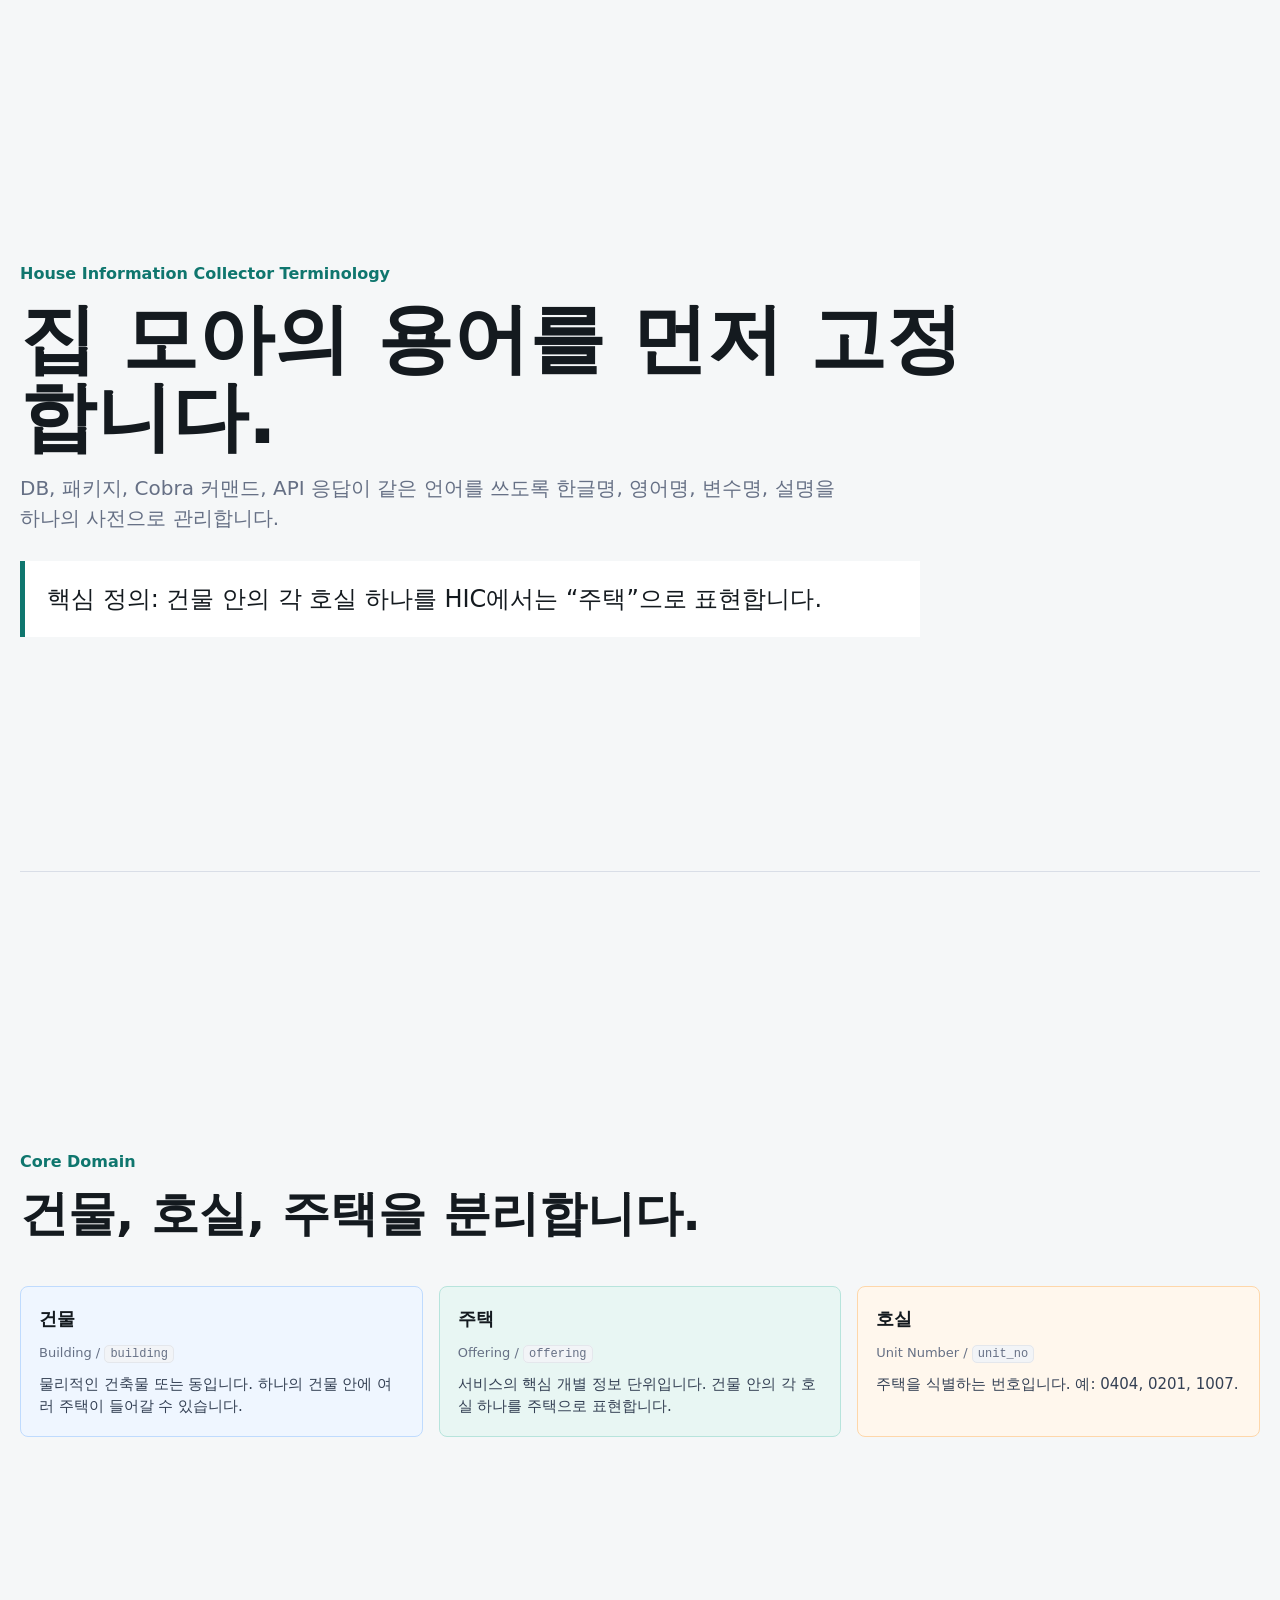
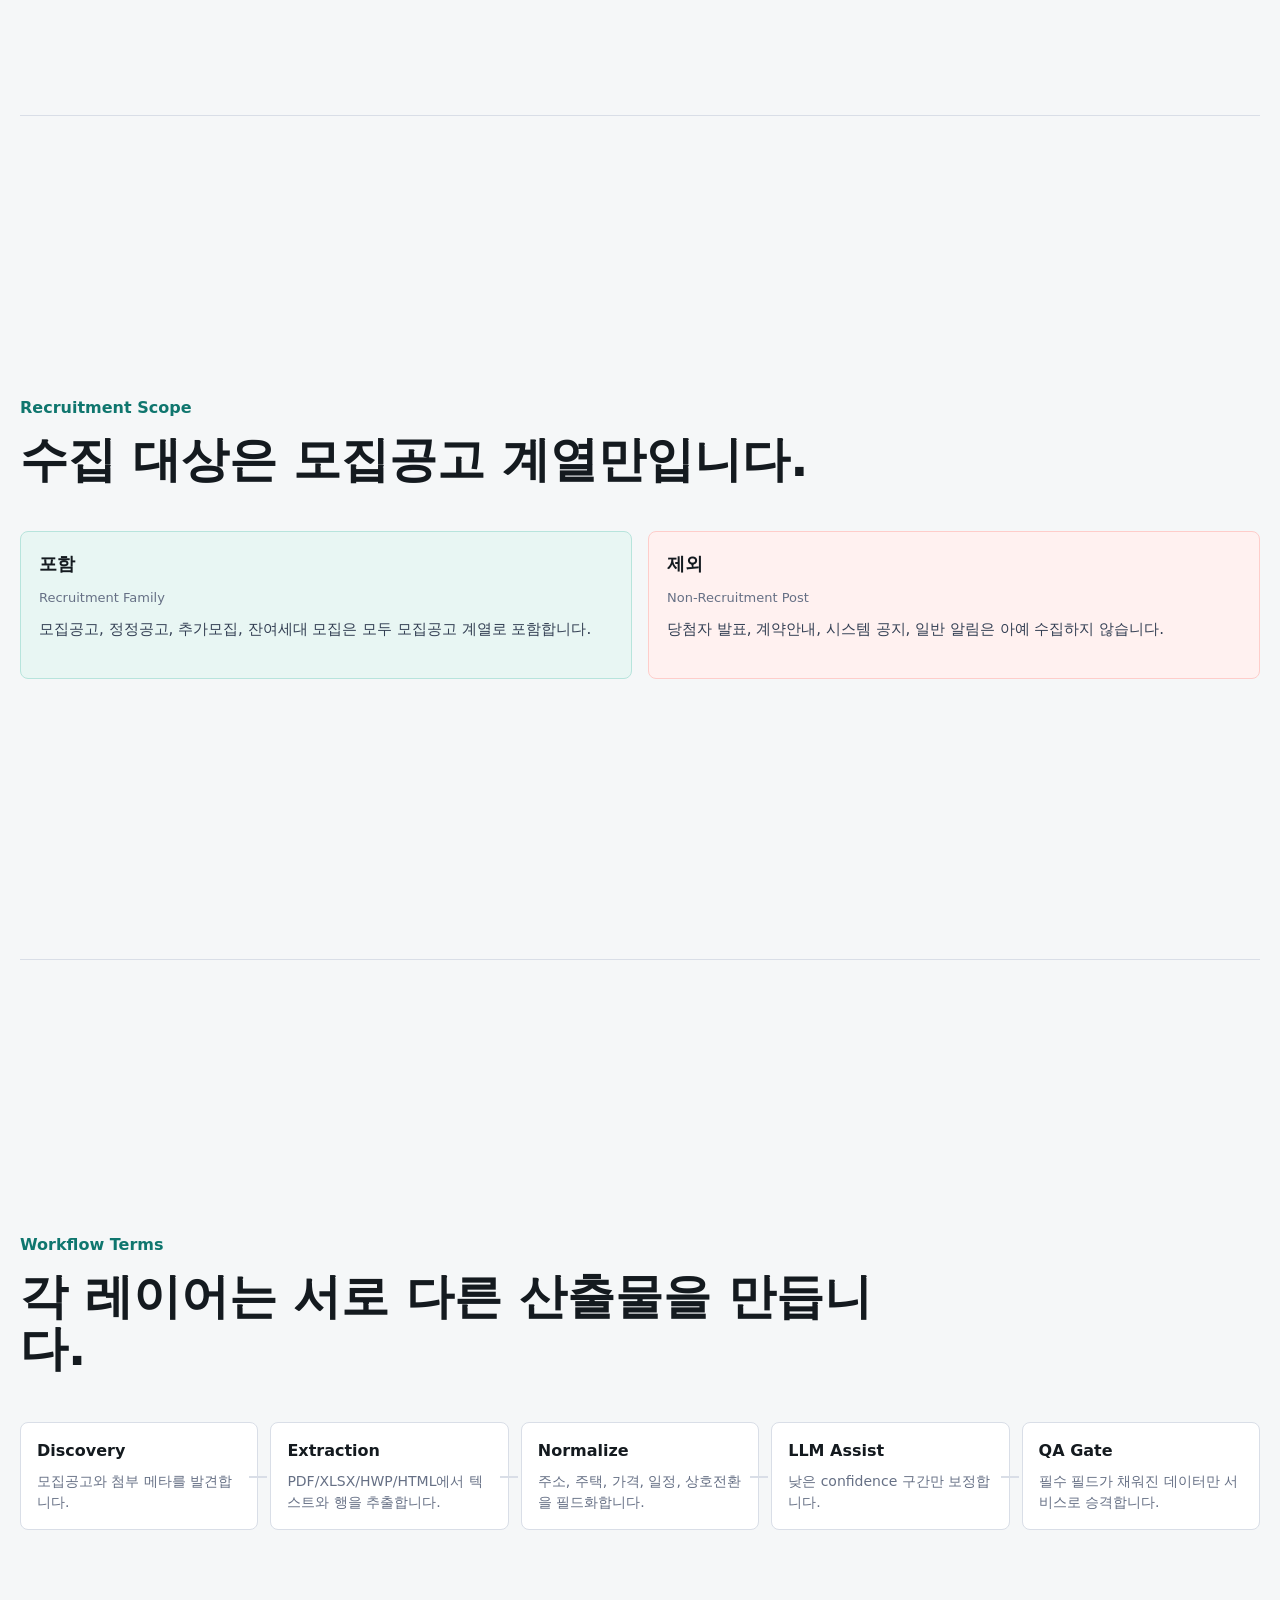
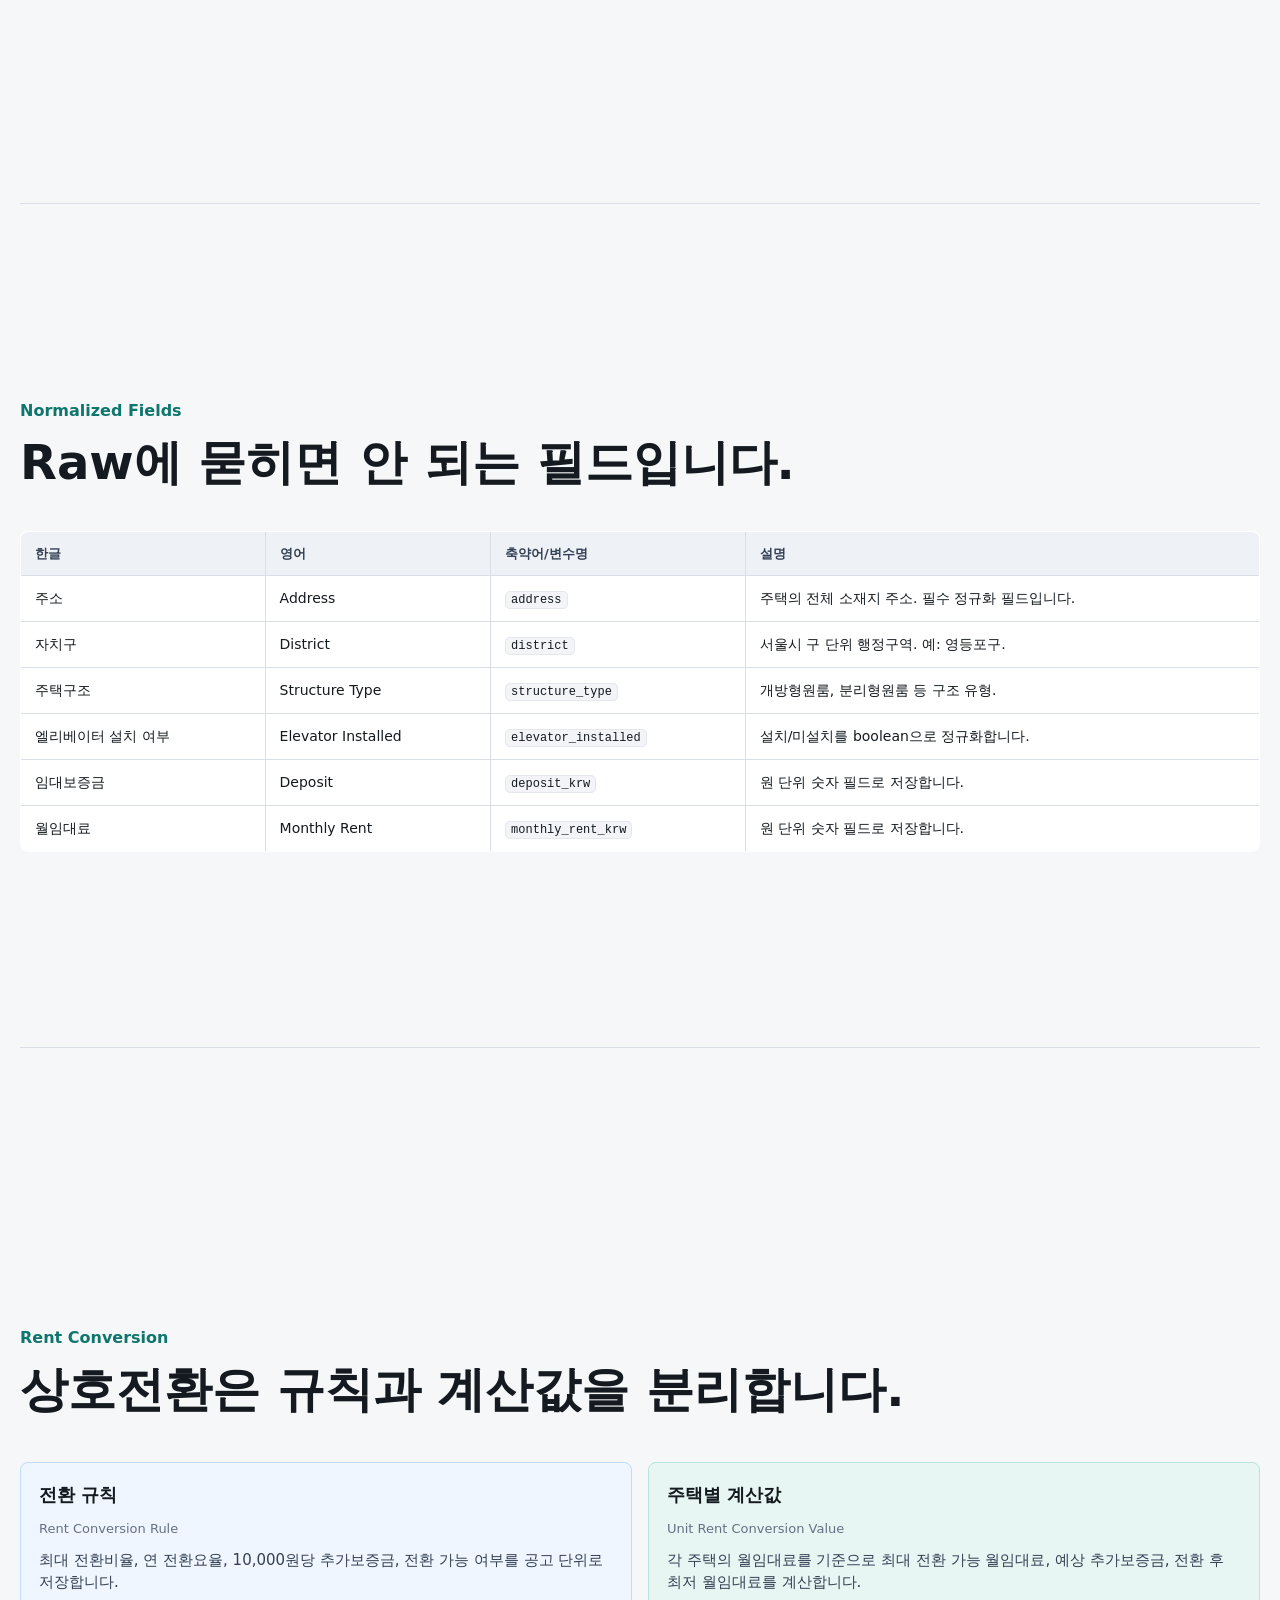
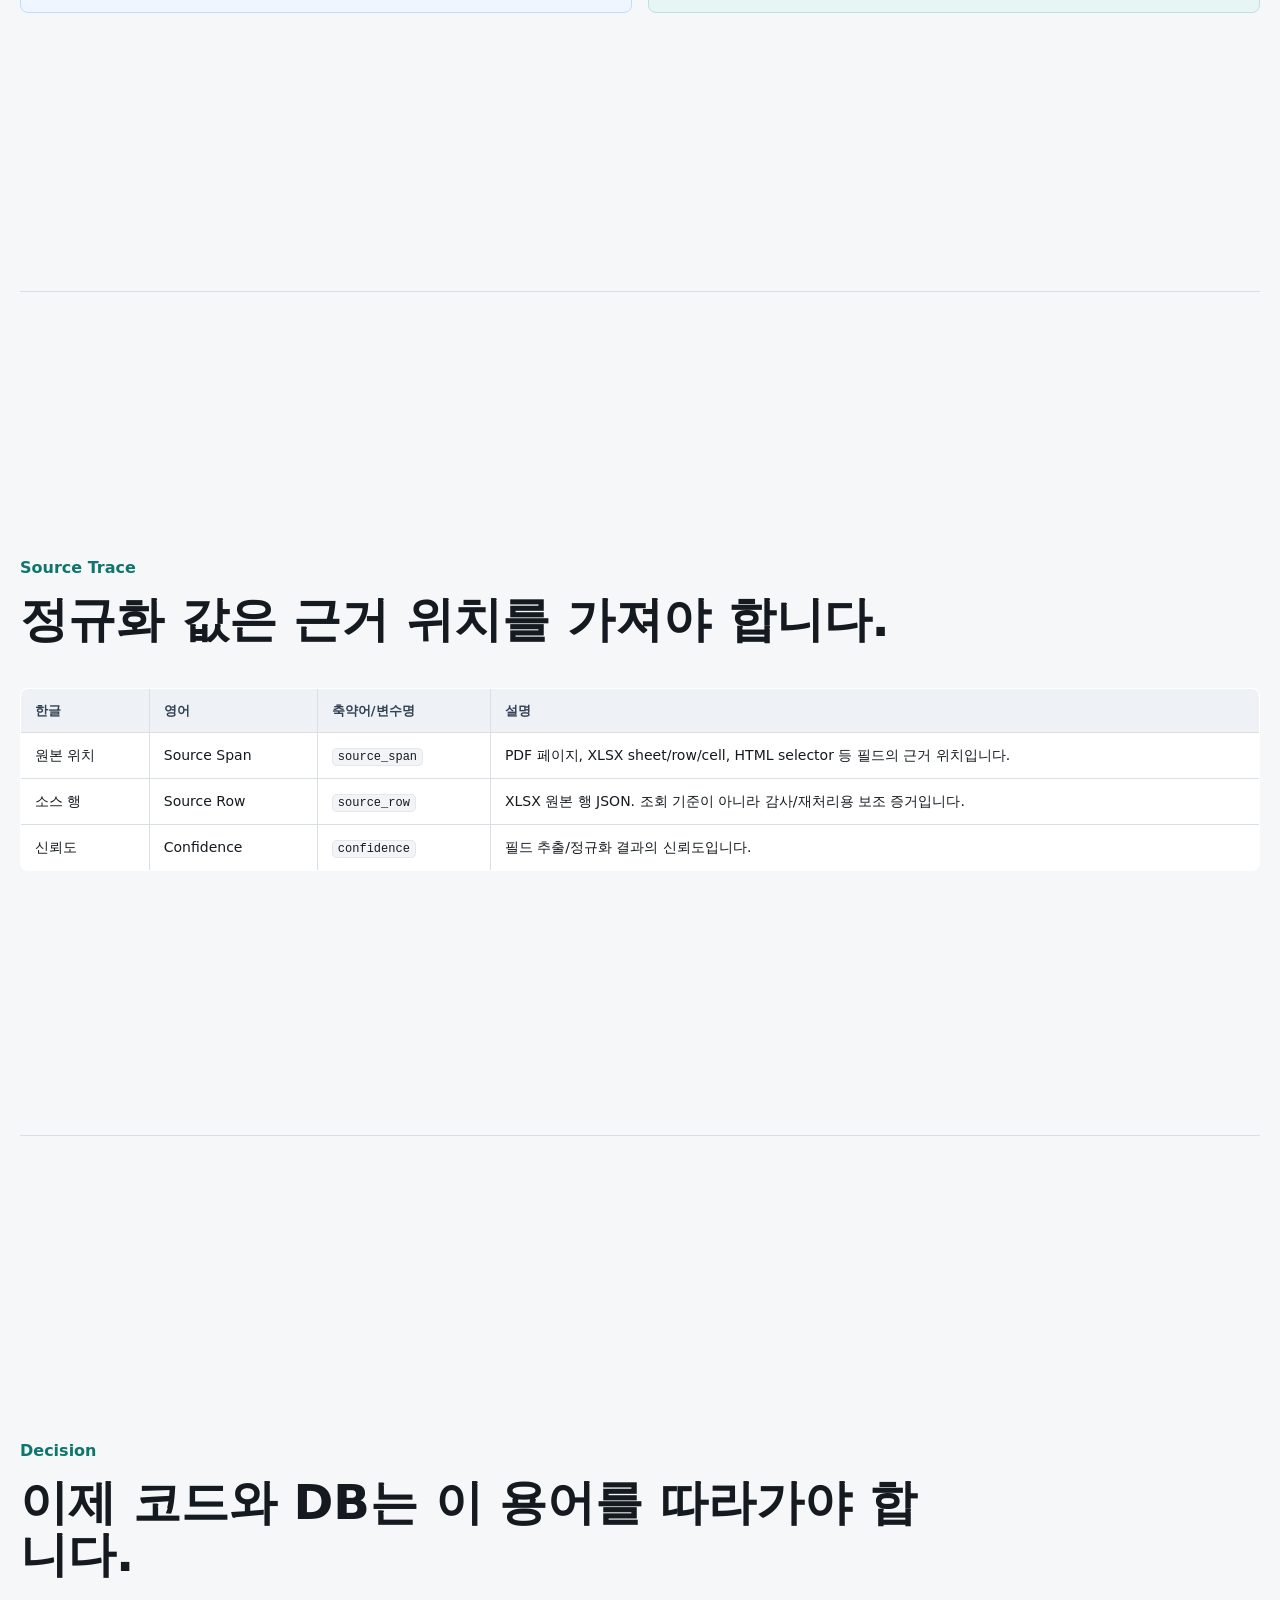
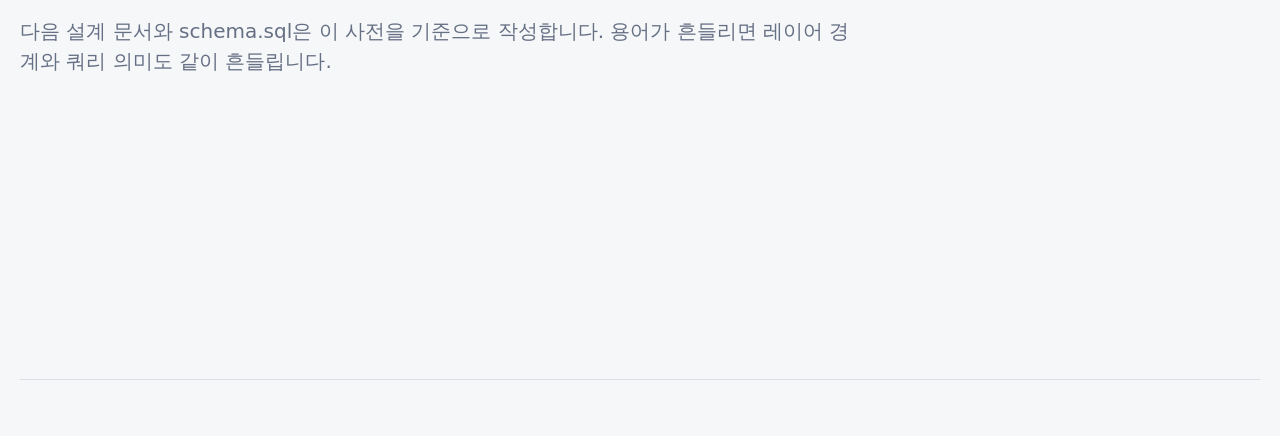
<file: docs/glossary-presentation.html>
<!doctype html>
<html lang="ko">
<head>
  <meta charset="utf-8">
  <meta name="viewport" content="width=device-width, initial-scale=1">
  <title>집 모아 용어 체계</title>
  <style>
    :root {
      --bg: #f5f7f8;
      --paper: #fff;
      --ink: #141a1f;
      --muted: #667085;
      --line: #d9dee7;
      --green: #0f766e;
      --green-bg: #e8f6f3;
      --blue: #1d4ed8;
      --blue-bg: #eff6ff;
      --amber: #b45309;
      --amber-bg: #fff7ed;
      --red: #b42318;
      --red-bg: #fff1f0;
    }

    * { box-sizing: border-box; }

    body {
      margin: 0;
      background: var(--bg);
      color: var(--ink);
      font-family: ui-sans-serif, system-ui, -apple-system, BlinkMacSystemFont, "Segoe UI", sans-serif;
      line-height: 1.5;
    }

    main {
      width: min(1280px, calc(100vw - 40px));
      margin: 28px auto 56px;
    }

    section {
      min-height: calc(100vh - 56px);
      display: flex;
      flex-direction: column;
      justify-content: center;
      padding: 32px 0;
      border-bottom: 1px solid var(--line);
    }

    h1, h2, h3, p { margin: 0; }

    h1 {
      font-size: clamp(36px, 6vw, 76px);
      line-height: 1.02;
      letter-spacing: 0;
      max-width: 980px;
    }

    h2 {
      font-size: clamp(28px, 4vw, 48px);
      line-height: 1.08;
      margin-bottom: 18px;
      max-width: 900px;
    }

    .lead {
      margin-top: 18px;
      font-size: 20px;
      color: var(--muted);
      max-width: 840px;
    }

    .eyebrow {
      color: var(--green);
      font-weight: 760;
      margin-bottom: 14px;
      letter-spacing: 0;
    }

    .grid {
      display: grid;
      grid-template-columns: repeat(3, minmax(0, 1fr));
      gap: 16px;
      margin-top: 28px;
    }

    .grid.two { grid-template-columns: repeat(2, minmax(0, 1fr)); }

    .card {
      background: var(--paper);
      border: 1px solid var(--line);
      border-radius: 8px;
      padding: 18px;
      min-height: 148px;
    }

    .card strong {
      display: block;
      font-size: 18px;
      margin-bottom: 8px;
    }

    .card span {
      display: inline-block;
      color: var(--muted);
      font-size: 13px;
      margin-bottom: 10px;
    }

    .card p {
      color: #344054;
      font-size: 15px;
    }

    .card.green { background: var(--green-bg); border-color: #b7e4dc; }
    .card.blue { background: var(--blue-bg); border-color: #bfdbfe; }
    .card.amber { background: var(--amber-bg); border-color: #fed7aa; }
    .card.red { background: var(--red-bg); border-color: #fecdca; }

    .flow {
      display: grid;
      grid-template-columns: repeat(5, minmax(0, 1fr));
      gap: 12px;
      margin-top: 30px;
      align-items: stretch;
    }

    .step {
      background: var(--paper);
      border: 1px solid var(--line);
      border-radius: 8px;
      padding: 16px;
      position: relative;
    }

    .step:not(:last-child)::after {
      content: "";
      position: absolute;
      right: -10px;
      top: 50%;
      width: 18px;
      height: 2px;
      background: var(--line);
    }

    .step strong {
      display: block;
      margin-bottom: 8px;
      font-size: 16px;
    }

    .step p {
      color: var(--muted);
      font-size: 14px;
    }

    table {
      width: 100%;
      border-collapse: collapse;
      background: var(--paper);
      border: 1px solid var(--line);
      border-radius: 8px;
      overflow: hidden;
      margin-top: 24px;
    }

    th, td {
      border-bottom: 1px solid var(--line);
      border-right: 1px solid var(--line);
      padding: 12px 14px;
      text-align: left;
      vertical-align: top;
      font-size: 14px;
    }

    th {
      background: #eef2f6;
      font-size: 13px;
      color: #344054;
    }

    tr:last-child td { border-bottom: none; }
    th:last-child, td:last-child { border-right: none; }

    code {
      font-family: ui-monospace, SFMono-Regular, Menlo, Consolas, monospace;
      background: #f2f4f7;
      border: 1px solid #e4e7ec;
      border-radius: 5px;
      padding: 1px 5px;
      font-size: 12px;
    }

    .quote {
      background: var(--paper);
      border-left: 5px solid var(--green);
      padding: 20px 22px;
      font-size: 24px;
      max-width: 900px;
      margin-top: 28px;
    }

    @media (max-width: 960px) {
      section { min-height: auto; }
      .grid, .grid.two, .flow { grid-template-columns: 1fr; }
      .step:not(:last-child)::after { display: none; }
      table { display: block; overflow-x: auto; }
    }
  </style>
</head>
<body>
  <main>
    <section>
      <p class="eyebrow">House Information Collector Terminology</p>
      <h1>집 모아의 용어를 먼저 고정합니다.</h1>
      <p class="lead">DB, 패키지, Cobra 커맨드, API 응답이 같은 언어를 쓰도록 한글명, 영어명, 변수명, 설명을 하나의 사전으로 관리합니다.</p>
      <div class="quote">핵심 정의: 건물 안의 각 호실 하나를 HIC에서는 “주택”으로 표현합니다.</div>
    </section>

    <section>
      <p class="eyebrow">Core Domain</p>
      <h2>건물, 호실, 주택을 분리합니다.</h2>
      <div class="grid">
        <div class="card blue">
          <strong>건물</strong>
          <span>Building / <code>building</code></span>
          <p>물리적인 건축물 또는 동입니다. 하나의 건물 안에 여러 주택이 들어갈 수 있습니다.</p>
        </div>
        <div class="card green">
          <strong>주택</strong>
          <span>Offering / <code>offering</code></span>
          <p>서비스의 핵심 개별 정보 단위입니다. 건물 안의 각 호실 하나를 주택으로 표현합니다.</p>
        </div>
        <div class="card amber">
          <strong>호실</strong>
          <span>Unit Number / <code>unit_no</code></span>
          <p>주택을 식별하는 번호입니다. 예: 0404, 0201, 1007.</p>
        </div>
      </div>
    </section>

    <section>
      <p class="eyebrow">Recruitment Scope</p>
      <h2>수집 대상은 모집공고 계열만입니다.</h2>
      <div class="grid two">
        <div class="card green">
          <strong>포함</strong>
          <span>Recruitment Family</span>
          <p>모집공고, 정정공고, 추가모집, 잔여세대 모집은 모두 모집공고 계열로 포함합니다.</p>
        </div>
        <div class="card red">
          <strong>제외</strong>
          <span>Non-Recruitment Post</span>
          <p>당첨자 발표, 계약안내, 시스템 공지, 일반 알림은 아예 수집하지 않습니다.</p>
        </div>
      </div>
    </section>

    <section>
      <p class="eyebrow">Workflow Terms</p>
      <h2>각 레이어는 서로 다른 산출물을 만듭니다.</h2>
      <div class="flow">
        <div class="step">
          <strong>Discovery</strong>
          <p>모집공고와 첨부 메타를 발견합니다.</p>
        </div>
        <div class="step">
          <strong>Extraction</strong>
          <p>PDF/XLSX/HWP/HTML에서 텍스트와 행을 추출합니다.</p>
        </div>
        <div class="step">
          <strong>Normalize</strong>
          <p>주소, 주택, 가격, 일정, 상호전환을 필드화합니다.</p>
        </div>
        <div class="step">
          <strong>LLM Assist</strong>
          <p>낮은 confidence 구간만 보정합니다.</p>
        </div>
        <div class="step">
          <strong>QA Gate</strong>
          <p>필수 필드가 채워진 데이터만 서비스로 승격합니다.</p>
        </div>
      </div>
    </section>

    <section>
      <p class="eyebrow">Normalized Fields</p>
      <h2>Raw에 묻히면 안 되는 필드입니다.</h2>
      <table>
        <thead>
          <tr>
            <th>한글</th>
            <th>영어</th>
            <th>축약어/변수명</th>
            <th>설명</th>
          </tr>
        </thead>
        <tbody>
          <tr>
            <td>주소</td>
            <td>Address</td>
            <td><code>address</code></td>
            <td>주택의 전체 소재지 주소. 필수 정규화 필드입니다.</td>
          </tr>
          <tr>
            <td>자치구</td>
            <td>District</td>
            <td><code>district</code></td>
            <td>서울시 구 단위 행정구역. 예: 영등포구.</td>
          </tr>
          <tr>
            <td>주택구조</td>
            <td>Structure Type</td>
            <td><code>structure_type</code></td>
            <td>개방형원룸, 분리형원룸 등 구조 유형.</td>
          </tr>
          <tr>
            <td>엘리베이터 설치 여부</td>
            <td>Elevator Installed</td>
            <td><code>elevator_installed</code></td>
            <td>설치/미설치를 boolean으로 정규화합니다.</td>
          </tr>
          <tr>
            <td>임대보증금</td>
            <td>Deposit</td>
            <td><code>deposit_krw</code></td>
            <td>원 단위 숫자 필드로 저장합니다.</td>
          </tr>
          <tr>
            <td>월임대료</td>
            <td>Monthly Rent</td>
            <td><code>monthly_rent_krw</code></td>
            <td>원 단위 숫자 필드로 저장합니다.</td>
          </tr>
        </tbody>
      </table>
    </section>

    <section>
      <p class="eyebrow">Rent Conversion</p>
      <h2>상호전환은 규칙과 계산값을 분리합니다.</h2>
      <div class="grid two">
        <div class="card blue">
          <strong>전환 규칙</strong>
          <span>Rent Conversion Rule</span>
          <p>최대 전환비율, 연 전환요율, 10,000원당 추가보증금, 전환 가능 여부를 공고 단위로 저장합니다.</p>
        </div>
        <div class="card green">
          <strong>주택별 계산값</strong>
          <span>Unit Rent Conversion Value</span>
          <p>각 주택의 월임대료를 기준으로 최대 전환 가능 월임대료, 예상 추가보증금, 전환 후 최저 월임대료를 계산합니다.</p>
        </div>
      </div>
    </section>

    <section>
      <p class="eyebrow">Source Trace</p>
      <h2>정규화 값은 근거 위치를 가져야 합니다.</h2>
      <table>
        <thead>
          <tr>
            <th>한글</th>
            <th>영어</th>
            <th>축약어/변수명</th>
            <th>설명</th>
          </tr>
        </thead>
        <tbody>
          <tr>
            <td>원본 위치</td>
            <td>Source Span</td>
            <td><code>source_span</code></td>
            <td>PDF 페이지, XLSX sheet/row/cell, HTML selector 등 필드의 근거 위치입니다.</td>
          </tr>
          <tr>
            <td>소스 행</td>
            <td>Source Row</td>
            <td><code>source_row</code></td>
            <td>XLSX 원본 행 JSON. 조회 기준이 아니라 감사/재처리용 보조 증거입니다.</td>
          </tr>
          <tr>
            <td>신뢰도</td>
            <td>Confidence</td>
            <td><code>confidence</code></td>
            <td>필드 추출/정규화 결과의 신뢰도입니다.</td>
          </tr>
        </tbody>
      </table>
    </section>

    <section>
      <p class="eyebrow">Decision</p>
      <h2>이제 코드와 DB는 이 용어를 따라가야 합니다.</h2>
      <p class="lead">다음 설계 문서와 schema.sql은 이 사전을 기준으로 작성합니다. 용어가 흔들리면 레이어 경계와 쿼리 의미도 같이 흔들립니다.</p>
    </section>
  </main>
</body>
</html>
</file>
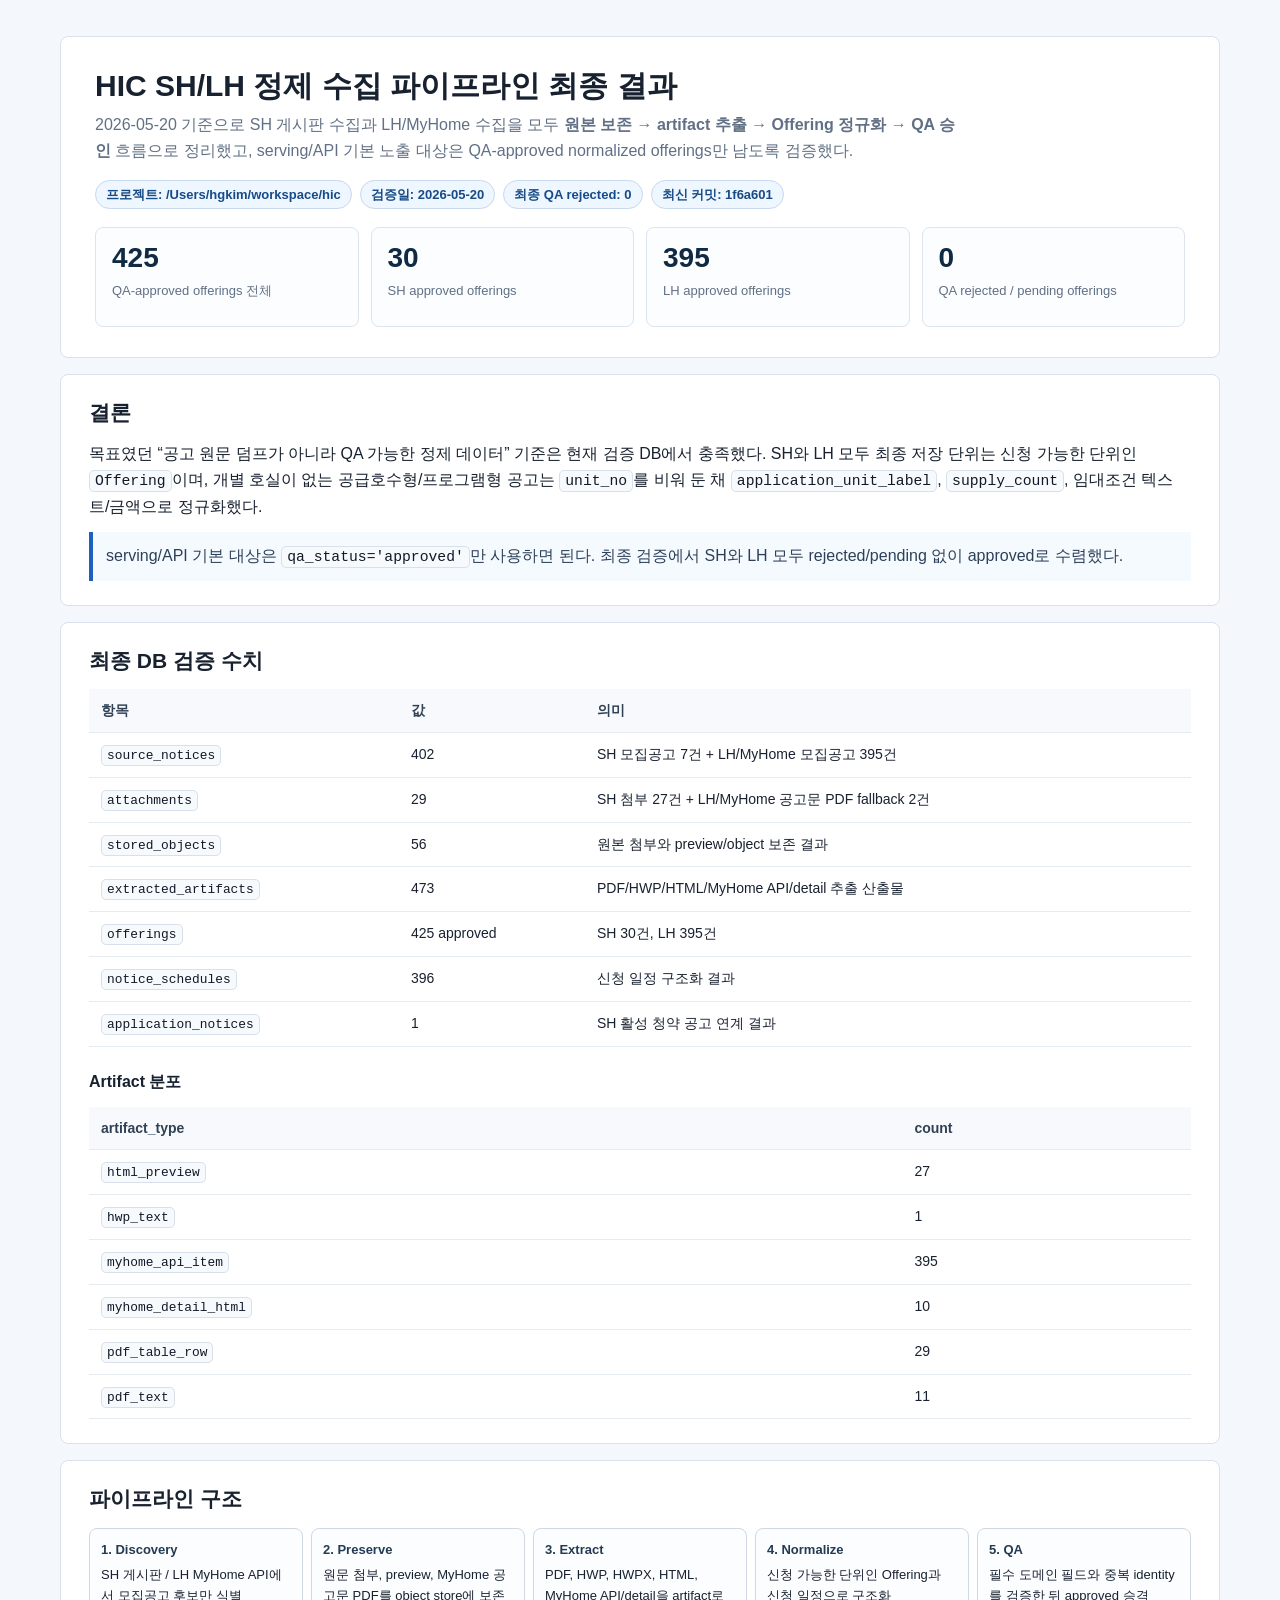
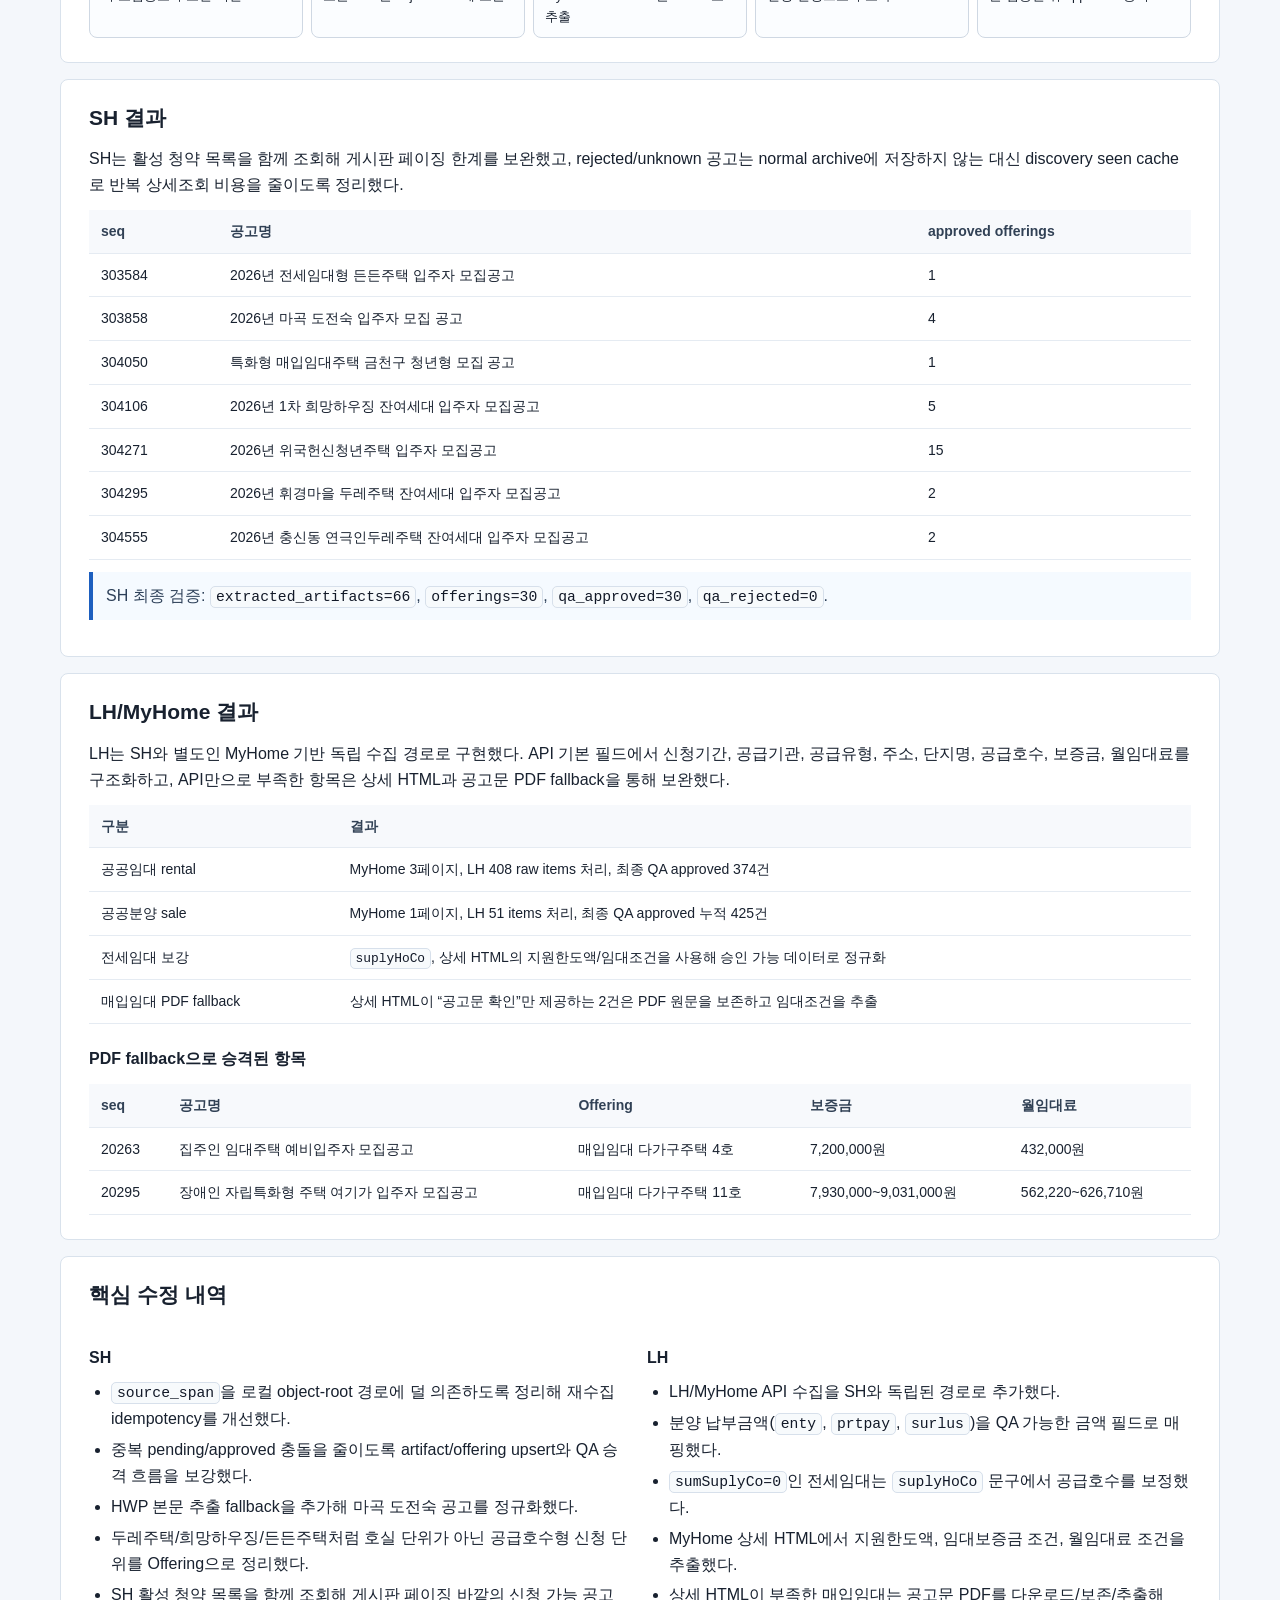
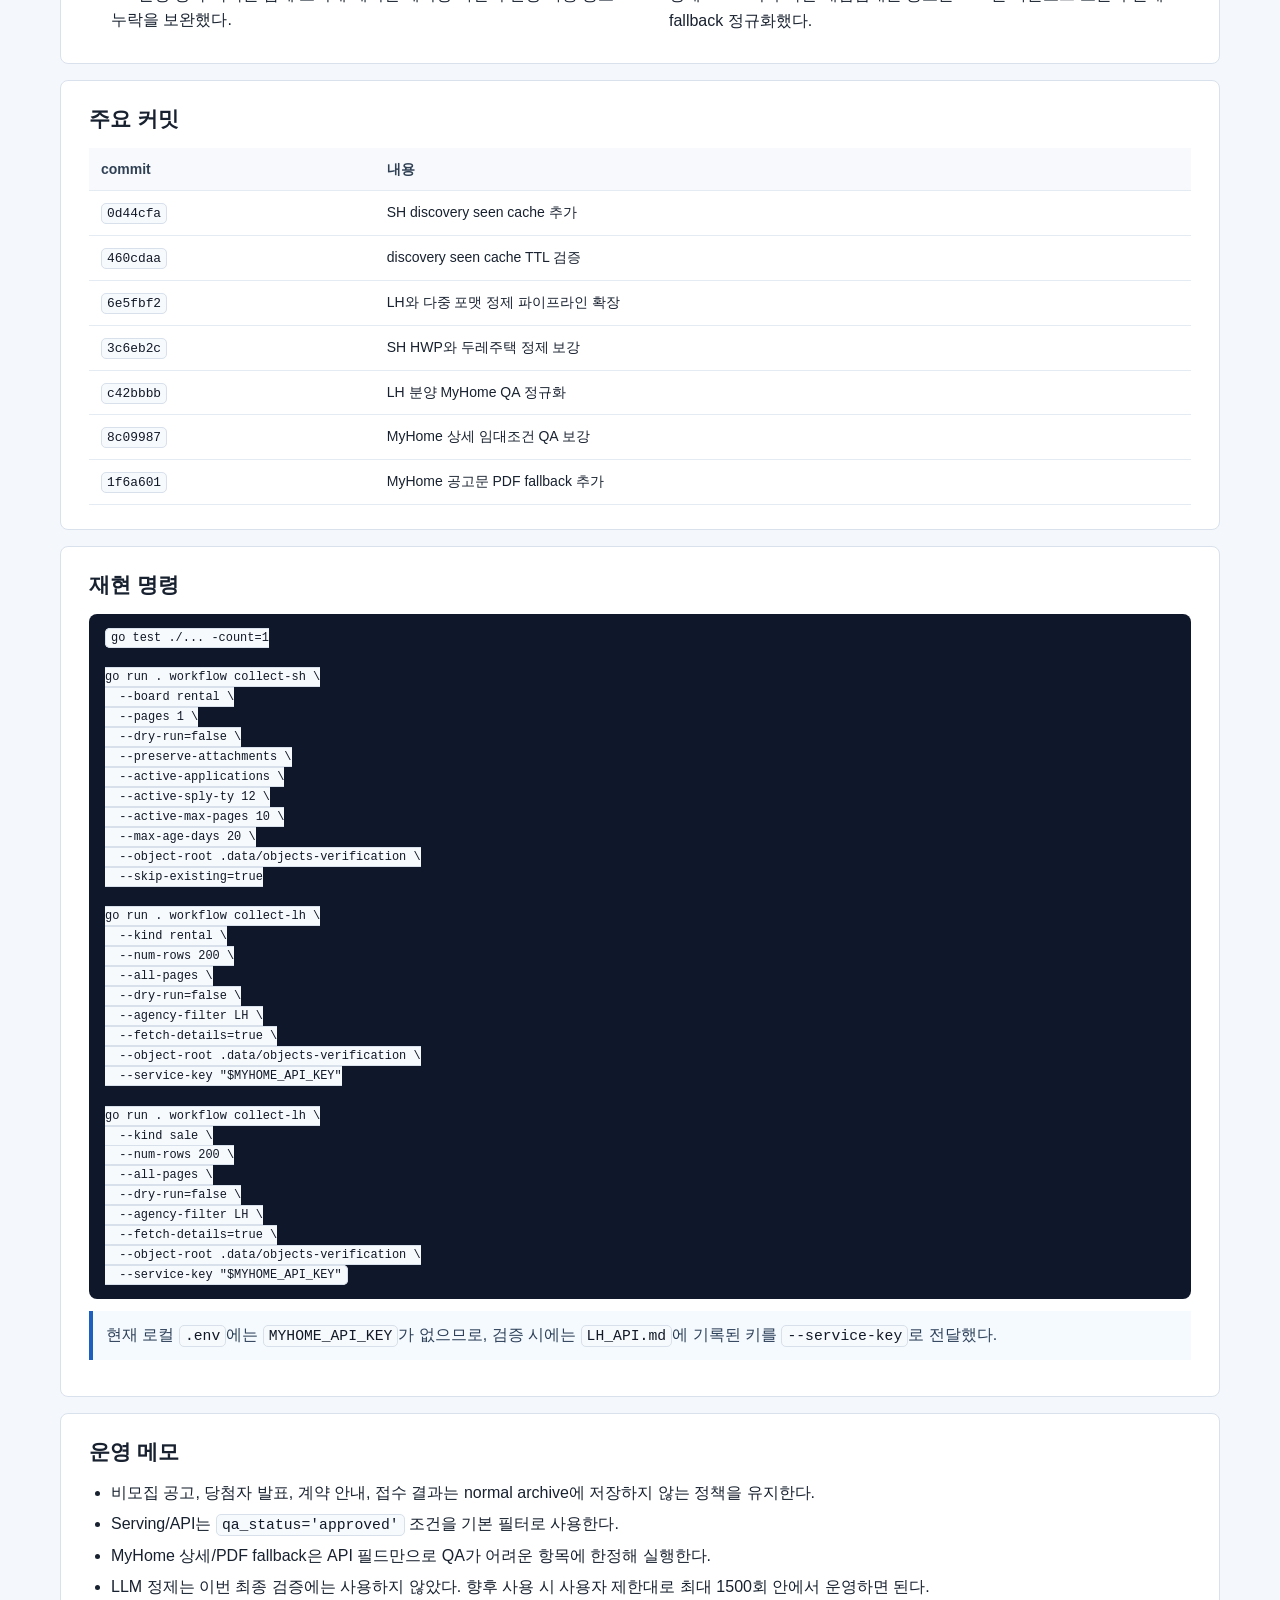
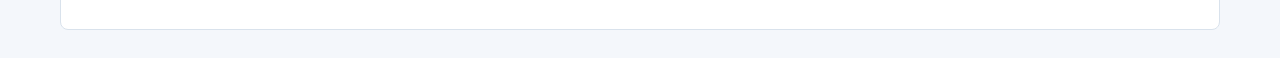
<file: docs/normalized-pipeline-final-report-2026-05-20.html>
<!doctype html>
<html lang="ko">
<head>
  <meta charset="utf-8">
  <meta name="viewport" content="width=device-width, initial-scale=1">
  <title>HIC SH/LH 정제 수집 파이프라인 최종 결과</title>
  <style>
    :root {
      color-scheme: light;
      --bg: #f4f7fb;
      --paper: #ffffff;
      --ink: #18212f;
      --muted: #617085;
      --line: #d9e2ec;
      --soft: #eef6ff;
      --accent: #1d5fbf;
      --ok: #0f766e;
      --warn: #8a5a00;
      --code: #111827;
    }

    * {
      box-sizing: border-box;
    }

    body {
      margin: 0;
      background: var(--bg);
      color: var(--ink);
      font-family: -apple-system, BlinkMacSystemFont, "Segoe UI", sans-serif;
      line-height: 1.62;
      letter-spacing: 0;
    }

    main {
      width: min(1160px, calc(100% - 40px));
      margin: 0 auto;
      padding: 36px 0 56px;
    }

    header,
    section {
      background: var(--paper);
      border: 1px solid var(--line);
      border-radius: 8px;
    }

    header {
      padding: 30px 34px;
      margin-bottom: 16px;
    }

    section {
      padding: 24px 28px;
      margin-top: 16px;
    }

    h1,
    h2,
    h3,
    p {
      margin-top: 0;
    }

    h1 {
      margin-bottom: 8px;
      font-size: 30px;
      line-height: 1.24;
      letter-spacing: 0;
    }

    h2 {
      margin-bottom: 14px;
      font-size: 21px;
      line-height: 1.35;
      letter-spacing: 0;
    }

    h3 {
      margin: 22px 0 8px;
      font-size: 16px;
      letter-spacing: 0;
    }

    p {
      margin-bottom: 12px;
    }

    code {
      padding: 2px 5px;
      border: 1px solid #d7e0eb;
      border-radius: 5px;
      background: #f7fafc;
      color: var(--code);
      font-family: ui-monospace, SFMono-Regular, Menlo, Consolas, monospace;
      font-size: 0.92em;
    }

    pre {
      overflow-x: auto;
      margin: 12px 0 0;
      padding: 14px 16px;
      border-radius: 8px;
      background: #0f172a;
      color: #e5edf7;
      font-size: 13px;
      line-height: 1.5;
    }

    a {
      color: var(--accent);
    }

    table {
      width: 100%;
      border-collapse: collapse;
      margin-top: 12px;
      font-size: 14px;
    }

    th,
    td {
      padding: 10px 12px;
      border-bottom: 1px solid #e5ebf2;
      text-align: left;
      vertical-align: top;
    }

    th {
      background: #f7f9fc;
      color: #314155;
      font-weight: 700;
    }

    ul {
      margin: 8px 0 0;
      padding-left: 22px;
    }

    li {
      margin: 5px 0;
    }

    .subtitle {
      max-width: 860px;
      color: var(--muted);
      font-size: 16px;
    }

    .meta {
      display: flex;
      flex-wrap: wrap;
      gap: 8px;
      margin-top: 16px;
    }

    .pill {
      display: inline-flex;
      align-items: center;
      min-height: 28px;
      padding: 3px 10px;
      border: 1px solid #c9d8ea;
      border-radius: 999px;
      background: var(--soft);
      color: #174b87;
      font-size: 13px;
      font-weight: 650;
    }

    .summary {
      display: grid;
      grid-template-columns: repeat(4, minmax(0, 1fr));
      gap: 12px;
      margin-top: 18px;
    }

    .metric {
      min-height: 100px;
      padding: 15px 16px;
      border: 1px solid #dce5ef;
      border-radius: 8px;
      background: #fbfdff;
    }

    .metric strong {
      display: block;
      font-size: 28px;
      line-height: 1.1;
      color: #102a43;
    }

    .metric span {
      display: block;
      margin-top: 6px;
      color: var(--muted);
      font-size: 13px;
    }

    .ok {
      color: var(--ok);
      font-weight: 700;
    }

    .warn {
      color: var(--warn);
      font-weight: 700;
    }

    .note {
      margin-top: 12px;
      padding: 11px 13px;
      border-left: 4px solid var(--accent);
      background: #f5faff;
      color: #2d4059;
    }

    .flow {
      display: grid;
      grid-template-columns: repeat(5, minmax(0, 1fr));
      gap: 8px;
      margin-top: 12px;
    }

    .step {
      min-height: 78px;
      padding: 10px 11px;
      border: 1px solid #cfd8e3;
      border-radius: 8px;
      background: #fbfdff;
      font-size: 13px;
    }

    .step b {
      display: block;
      margin-bottom: 4px;
      color: #243b53;
    }

    .two-col {
      display: grid;
      grid-template-columns: 1fr 1fr;
      gap: 14px;
    }

    @media (max-width: 900px) {
      main {
        width: min(100% - 24px, 1160px);
        padding-top: 22px;
      }

      header,
      section {
        padding: 20px;
      }

      .summary,
      .flow,
      .two-col {
        grid-template-columns: 1fr 1fr;
      }
    }

    @media (max-width: 620px) {
      .summary,
      .flow,
      .two-col {
        grid-template-columns: 1fr;
      }
    }
  </style>
</head>
<body>
  <main>
    <header>
      <h1>HIC SH/LH 정제 수집 파이프라인 최종 결과</h1>
      <p class="subtitle">
        2026-05-20 기준으로 SH 게시판 수집과 LH/MyHome 수집을 모두
        <b>원본 보존 → artifact 추출 → Offering 정규화 → QA 승인</b> 흐름으로 정리했고,
        serving/API 기본 노출 대상은 QA-approved normalized offerings만 남도록 검증했다.
      </p>
      <div class="meta">
        <span class="pill">프로젝트: /Users/hgkim/workspace/hic</span>
        <span class="pill">검증일: 2026-05-20</span>
        <span class="pill">최종 QA rejected: 0</span>
        <span class="pill">최신 커밋: 1f6a601</span>
      </div>
      <div class="summary">
        <div class="metric">
          <strong>425</strong>
          <span>QA-approved offerings 전체</span>
        </div>
        <div class="metric">
          <strong>30</strong>
          <span>SH approved offerings</span>
        </div>
        <div class="metric">
          <strong>395</strong>
          <span>LH approved offerings</span>
        </div>
        <div class="metric">
          <strong>0</strong>
          <span>QA rejected / pending offerings</span>
        </div>
      </div>
    </header>

    <section>
      <h2>결론</h2>
      <p>
        목표였던 “공고 원문 덤프가 아니라 QA 가능한 정제 데이터” 기준은 현재 검증 DB에서 충족했다.
        SH와 LH 모두 최종 저장 단위는 신청 가능한 단위인 <code>Offering</code>이며,
        개별 호실이 없는 공급호수형/프로그램형 공고는 <code>unit_no</code>를 비워 둔 채
        <code>application_unit_label</code>, <code>supply_count</code>, 임대조건 텍스트/금액으로 정규화했다.
      </p>
      <div class="note">
        serving/API 기본 대상은 <code>qa_status='approved'</code>만 사용하면 된다.
        최종 검증에서 SH와 LH 모두 rejected/pending 없이 approved로 수렴했다.
      </div>
    </section>

    <section>
      <h2>최종 DB 검증 수치</h2>
      <table>
        <thead>
          <tr>
            <th>항목</th>
            <th>값</th>
            <th>의미</th>
          </tr>
        </thead>
        <tbody>
          <tr>
            <td><code>source_notices</code></td>
            <td>402</td>
            <td>SH 모집공고 7건 + LH/MyHome 모집공고 395건</td>
          </tr>
          <tr>
            <td><code>attachments</code></td>
            <td>29</td>
            <td>SH 첨부 27건 + LH/MyHome 공고문 PDF fallback 2건</td>
          </tr>
          <tr>
            <td><code>stored_objects</code></td>
            <td>56</td>
            <td>원본 첨부와 preview/object 보존 결과</td>
          </tr>
          <tr>
            <td><code>extracted_artifacts</code></td>
            <td>473</td>
            <td>PDF/HWP/HTML/MyHome API/detail 추출 산출물</td>
          </tr>
          <tr>
            <td><code>offerings</code></td>
            <td>425 approved</td>
            <td>SH 30건, LH 395건</td>
          </tr>
          <tr>
            <td><code>notice_schedules</code></td>
            <td>396</td>
            <td>신청 일정 구조화 결과</td>
          </tr>
          <tr>
            <td><code>application_notices</code></td>
            <td>1</td>
            <td>SH 활성 청약 공고 연계 결과</td>
          </tr>
        </tbody>
      </table>

      <h3>Artifact 분포</h3>
      <table>
        <thead>
          <tr>
            <th>artifact_type</th>
            <th>count</th>
          </tr>
        </thead>
        <tbody>
          <tr><td><code>html_preview</code></td><td>27</td></tr>
          <tr><td><code>hwp_text</code></td><td>1</td></tr>
          <tr><td><code>myhome_api_item</code></td><td>395</td></tr>
          <tr><td><code>myhome_detail_html</code></td><td>10</td></tr>
          <tr><td><code>pdf_table_row</code></td><td>29</td></tr>
          <tr><td><code>pdf_text</code></td><td>11</td></tr>
        </tbody>
      </table>
    </section>

    <section>
      <h2>파이프라인 구조</h2>
      <div class="flow">
        <div class="step">
          <b>1. Discovery</b>
          SH 게시판 / LH MyHome API에서 모집공고 후보만 식별
        </div>
        <div class="step">
          <b>2. Preserve</b>
          원문 첨부, preview, MyHome 공고문 PDF를 object store에 보존
        </div>
        <div class="step">
          <b>3. Extract</b>
          PDF, HWP, HWPX, HTML, MyHome API/detail을 artifact로 추출
        </div>
        <div class="step">
          <b>4. Normalize</b>
          신청 가능한 단위인 Offering과 신청 일정으로 구조화
        </div>
        <div class="step">
          <b>5. QA</b>
          필수 도메인 필드와 중복 identity를 검증한 뒤 approved 승격
        </div>
      </div>
    </section>

    <section>
      <h2>SH 결과</h2>
      <p>
        SH는 활성 청약 목록을 함께 조회해 게시판 페이징 한계를 보완했고,
        rejected/unknown 공고는 normal archive에 저장하지 않는 대신 discovery seen cache로 반복 상세조회 비용을 줄이도록 정리했다.
      </p>
      <table>
        <thead>
          <tr>
            <th>seq</th>
            <th>공고명</th>
            <th>approved offerings</th>
          </tr>
        </thead>
        <tbody>
          <tr>
            <td>303584</td>
            <td>2026년 전세임대형 든든주택 입주자 모집공고</td>
            <td>1</td>
          </tr>
          <tr>
            <td>303858</td>
            <td>2026년 마곡 도전숙 입주자 모집 공고</td>
            <td>4</td>
          </tr>
          <tr>
            <td>304050</td>
            <td>특화형 매입임대주택 금천구 청년형 모집 공고</td>
            <td>1</td>
          </tr>
          <tr>
            <td>304106</td>
            <td>2026년 1차 희망하우징 잔여세대 입주자 모집공고</td>
            <td>5</td>
          </tr>
          <tr>
            <td>304271</td>
            <td>2026년 위국헌신청년주택 입주자 모집공고</td>
            <td>15</td>
          </tr>
          <tr>
            <td>304295</td>
            <td>2026년 휘경마을 두레주택 잔여세대 입주자 모집공고</td>
            <td>2</td>
          </tr>
          <tr>
            <td>304555</td>
            <td>2026년 충신동 연극인두레주택 잔여세대 입주자 모집공고</td>
            <td>2</td>
          </tr>
        </tbody>
      </table>
      <p class="note">
        SH 최종 검증: <code>extracted_artifacts=66</code>,
        <code>offerings=30</code>, <code>qa_approved=30</code>,
        <code>qa_rejected=0</code>.
      </p>
    </section>

    <section>
      <h2>LH/MyHome 결과</h2>
      <p>
        LH는 SH와 별도인 MyHome 기반 독립 수집 경로로 구현했다.
        API 기본 필드에서 신청기간, 공급기관, 공급유형, 주소, 단지명, 공급호수, 보증금, 월임대료를 구조화하고,
        API만으로 부족한 항목은 상세 HTML과 공고문 PDF fallback을 통해 보완했다.
      </p>
      <table>
        <thead>
          <tr>
            <th>구분</th>
            <th>결과</th>
          </tr>
        </thead>
        <tbody>
          <tr>
            <td>공공임대 rental</td>
            <td>MyHome 3페이지, LH 408 raw items 처리, 최종 QA approved 374건</td>
          </tr>
          <tr>
            <td>공공분양 sale</td>
            <td>MyHome 1페이지, LH 51 items 처리, 최종 QA approved 누적 425건</td>
          </tr>
          <tr>
            <td>전세임대 보강</td>
            <td><code>suplyHoCo</code>, 상세 HTML의 지원한도액/임대조건을 사용해 승인 가능 데이터로 정규화</td>
          </tr>
          <tr>
            <td>매입임대 PDF fallback</td>
            <td>상세 HTML이 “공고문 확인”만 제공하는 2건은 PDF 원문을 보존하고 임대조건을 추출</td>
          </tr>
        </tbody>
      </table>

      <h3>PDF fallback으로 승격된 항목</h3>
      <table>
        <thead>
          <tr>
            <th>seq</th>
            <th>공고명</th>
            <th>Offering</th>
            <th>보증금</th>
            <th>월임대료</th>
          </tr>
        </thead>
        <tbody>
          <tr>
            <td>20263</td>
            <td>집주인 임대주택 예비입주자 모집공고</td>
            <td>매입임대 다가구주택 4호</td>
            <td>7,200,000원</td>
            <td>432,000원</td>
          </tr>
          <tr>
            <td>20295</td>
            <td>장애인 자립특화형 주택 여기가 입주자 모집공고</td>
            <td>매입임대 다가구주택 11호</td>
            <td>7,930,000~9,031,000원</td>
            <td>562,220~626,710원</td>
          </tr>
        </tbody>
      </table>
    </section>

    <section>
      <h2>핵심 수정 내역</h2>
      <div class="two-col">
        <div>
          <h3>SH</h3>
          <ul>
            <li><code>source_span</code>을 로컬 object-root 경로에 덜 의존하도록 정리해 재수집 idempotency를 개선했다.</li>
            <li>중복 pending/approved 충돌을 줄이도록 artifact/offering upsert와 QA 승격 흐름을 보강했다.</li>
            <li>HWP 본문 추출 fallback을 추가해 마곡 도전숙 공고를 정규화했다.</li>
            <li>두레주택/희망하우징/든든주택처럼 호실 단위가 아닌 공급호수형 신청 단위를 Offering으로 정리했다.</li>
            <li>SH 활성 청약 목록을 함께 조회해 게시판 페이징 바깥의 신청 가능 공고 누락을 보완했다.</li>
          </ul>
        </div>
        <div>
          <h3>LH</h3>
          <ul>
            <li>LH/MyHome API 수집을 SH와 독립된 경로로 추가했다.</li>
            <li>분양 납부금액(<code>enty</code>, <code>prtpay</code>, <code>surlus</code>)을 QA 가능한 금액 필드로 매핑했다.</li>
            <li><code>sumSuplyCo=0</code>인 전세임대는 <code>suplyHoCo</code> 문구에서 공급호수를 보정했다.</li>
            <li>MyHome 상세 HTML에서 지원한도액, 임대보증금 조건, 월임대료 조건을 추출했다.</li>
            <li>상세 HTML이 부족한 매입임대는 공고문 PDF를 다운로드/보존/추출해 fallback 정규화했다.</li>
          </ul>
        </div>
      </div>
    </section>

    <section>
      <h2>주요 커밋</h2>
      <table>
        <thead>
          <tr>
            <th>commit</th>
            <th>내용</th>
          </tr>
        </thead>
        <tbody>
          <tr><td><code>0d44cfa</code></td><td>SH discovery seen cache 추가</td></tr>
          <tr><td><code>460cdaa</code></td><td>discovery seen cache TTL 검증</td></tr>
          <tr><td><code>6e5fbf2</code></td><td>LH와 다중 포맷 정제 파이프라인 확장</td></tr>
          <tr><td><code>3c6eb2c</code></td><td>SH HWP와 두레주택 정제 보강</td></tr>
          <tr><td><code>c42bbbb</code></td><td>LH 분양 MyHome QA 정규화</td></tr>
          <tr><td><code>8c09987</code></td><td>MyHome 상세 임대조건 QA 보강</td></tr>
          <tr><td><code>1f6a601</code></td><td>MyHome 공고문 PDF fallback 추가</td></tr>
        </tbody>
      </table>
    </section>

    <section>
      <h2>재현 명령</h2>
      <pre><code>go test ./... -count=1

go run . workflow collect-sh \
  --board rental \
  --pages 1 \
  --dry-run=false \
  --preserve-attachments \
  --active-applications \
  --active-sply-ty 12 \
  --active-max-pages 10 \
  --max-age-days 20 \
  --object-root .data/objects-verification \
  --skip-existing=true

go run . workflow collect-lh \
  --kind rental \
  --num-rows 200 \
  --all-pages \
  --dry-run=false \
  --agency-filter LH \
  --fetch-details=true \
  --object-root .data/objects-verification \
  --service-key "$MYHOME_API_KEY"

go run . workflow collect-lh \
  --kind sale \
  --num-rows 200 \
  --all-pages \
  --dry-run=false \
  --agency-filter LH \
  --fetch-details=true \
  --object-root .data/objects-verification \
  --service-key "$MYHOME_API_KEY"</code></pre>
      <p class="note">
        현재 로컬 <code>.env</code>에는 <code>MYHOME_API_KEY</code>가 없으므로,
        검증 시에는 <code>LH_API.md</code>에 기록된 키를 <code>--service-key</code>로 전달했다.
      </p>
    </section>

    <section>
      <h2>운영 메모</h2>
      <ul>
        <li>비모집 공고, 당첨자 발표, 계약 안내, 접수 결과는 normal archive에 저장하지 않는 정책을 유지한다.</li>
        <li>Serving/API는 <code>qa_status='approved'</code> 조건을 기본 필터로 사용한다.</li>
        <li>MyHome 상세/PDF fallback은 API 필드만으로 QA가 어려운 항목에 한정해 실행한다.</li>
        <li>LLM 정제는 이번 최종 검증에는 사용하지 않았다. 향후 사용 시 사용자 제한대로 최대 1500회 안에서 운영하면 된다.</li>
      </ul>
    </section>
  </main>
</body>
</html>
</file>
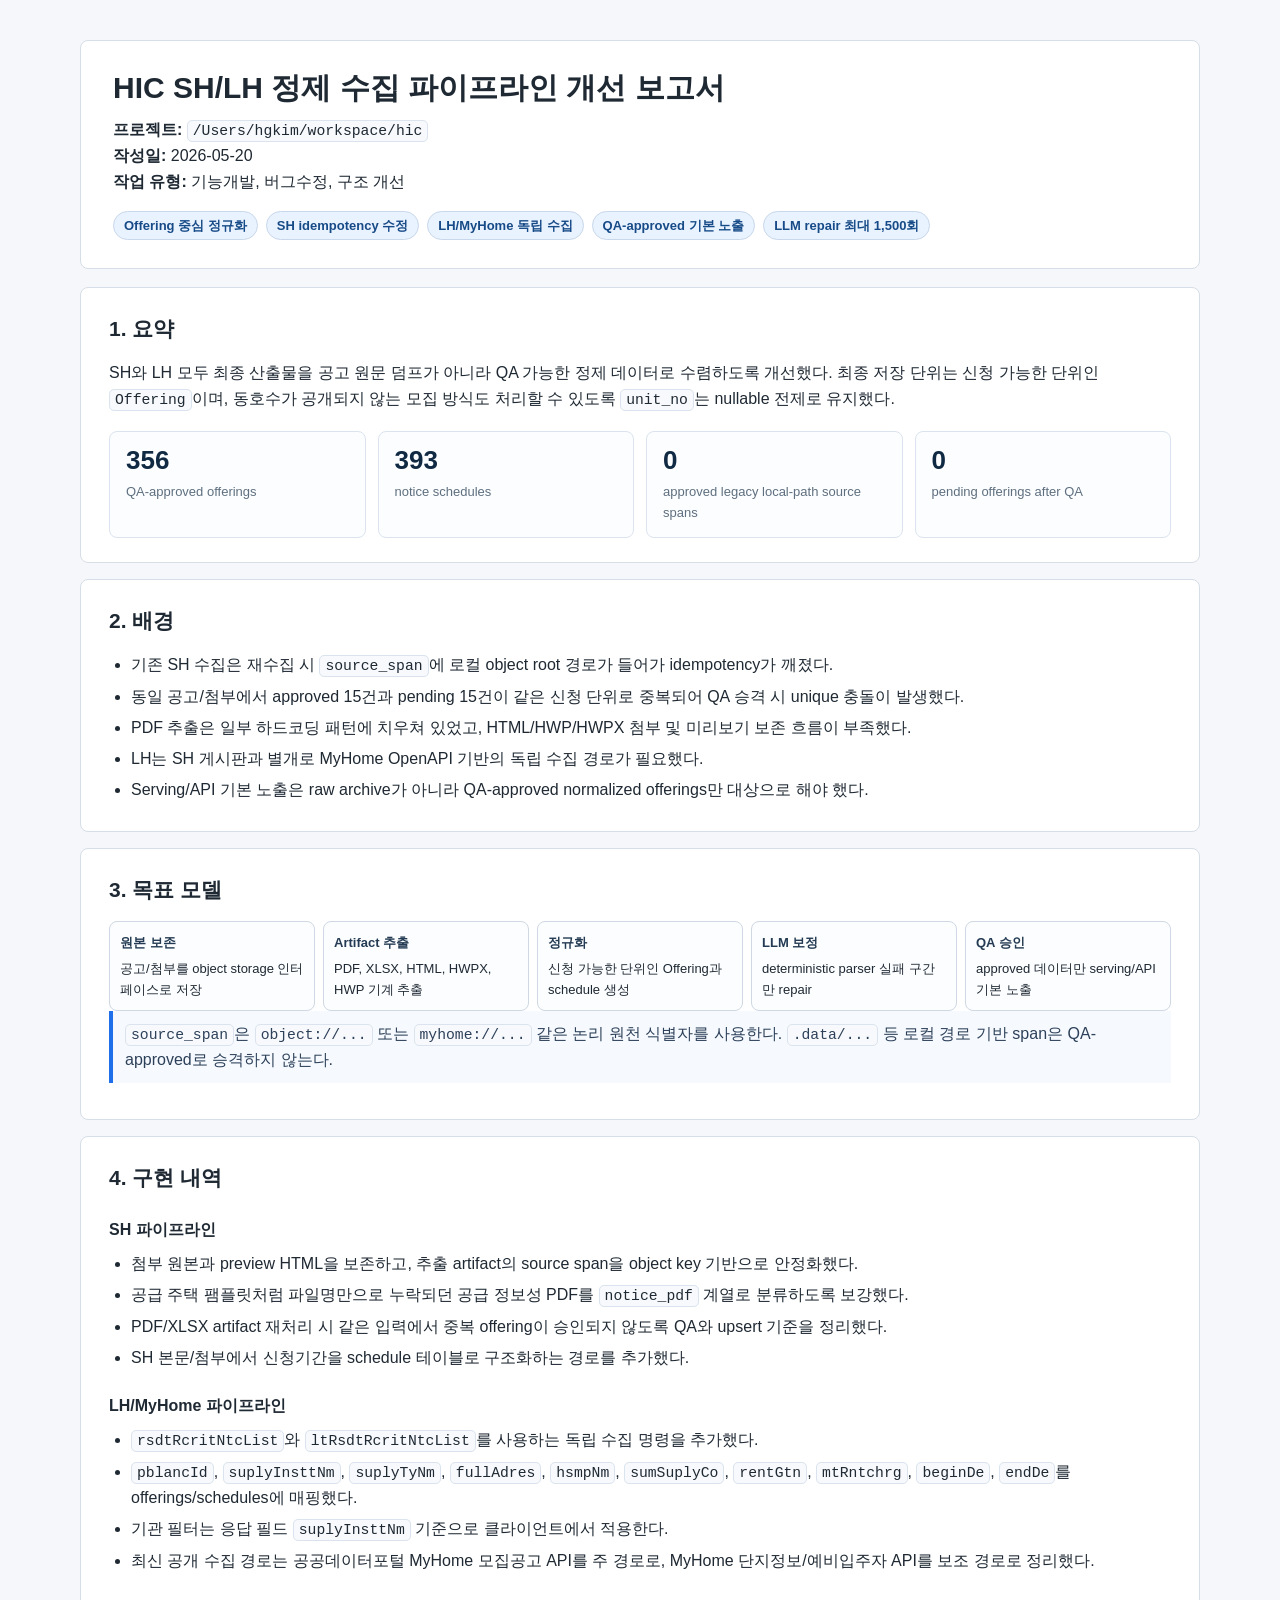
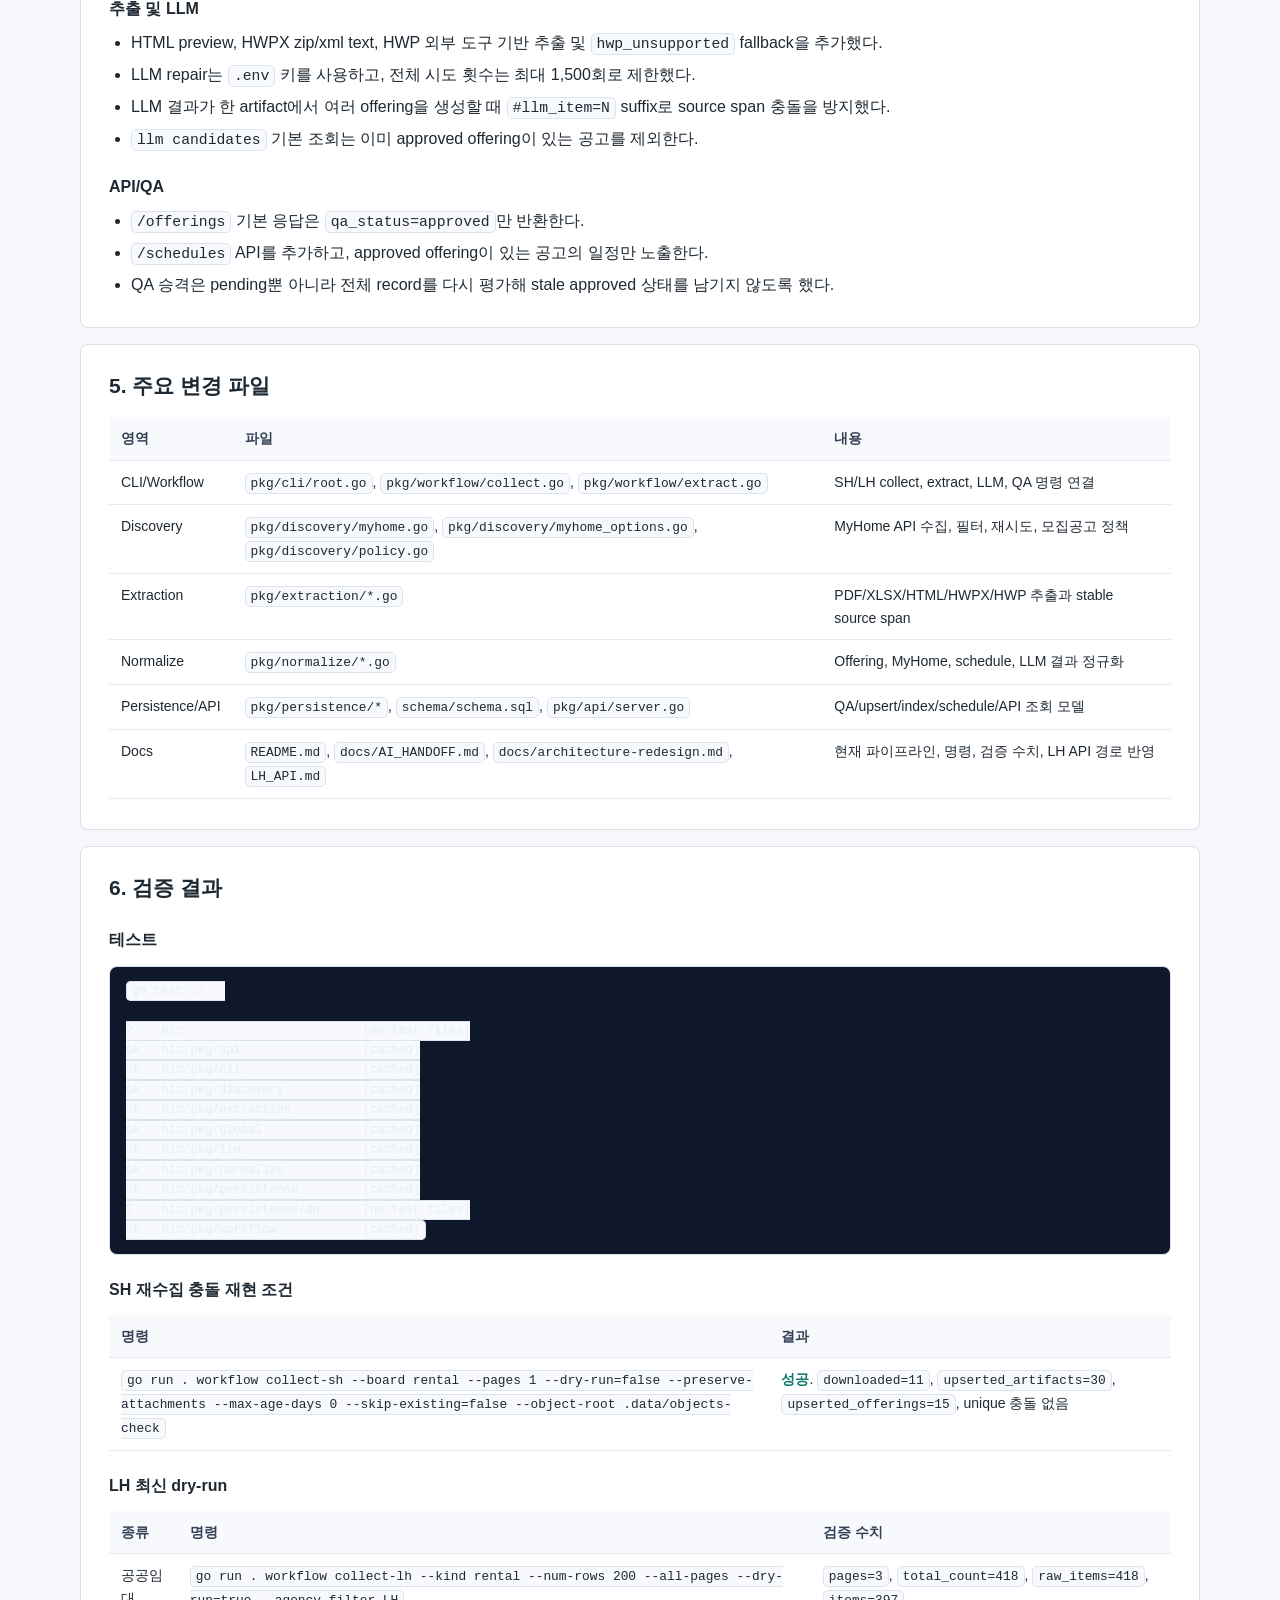
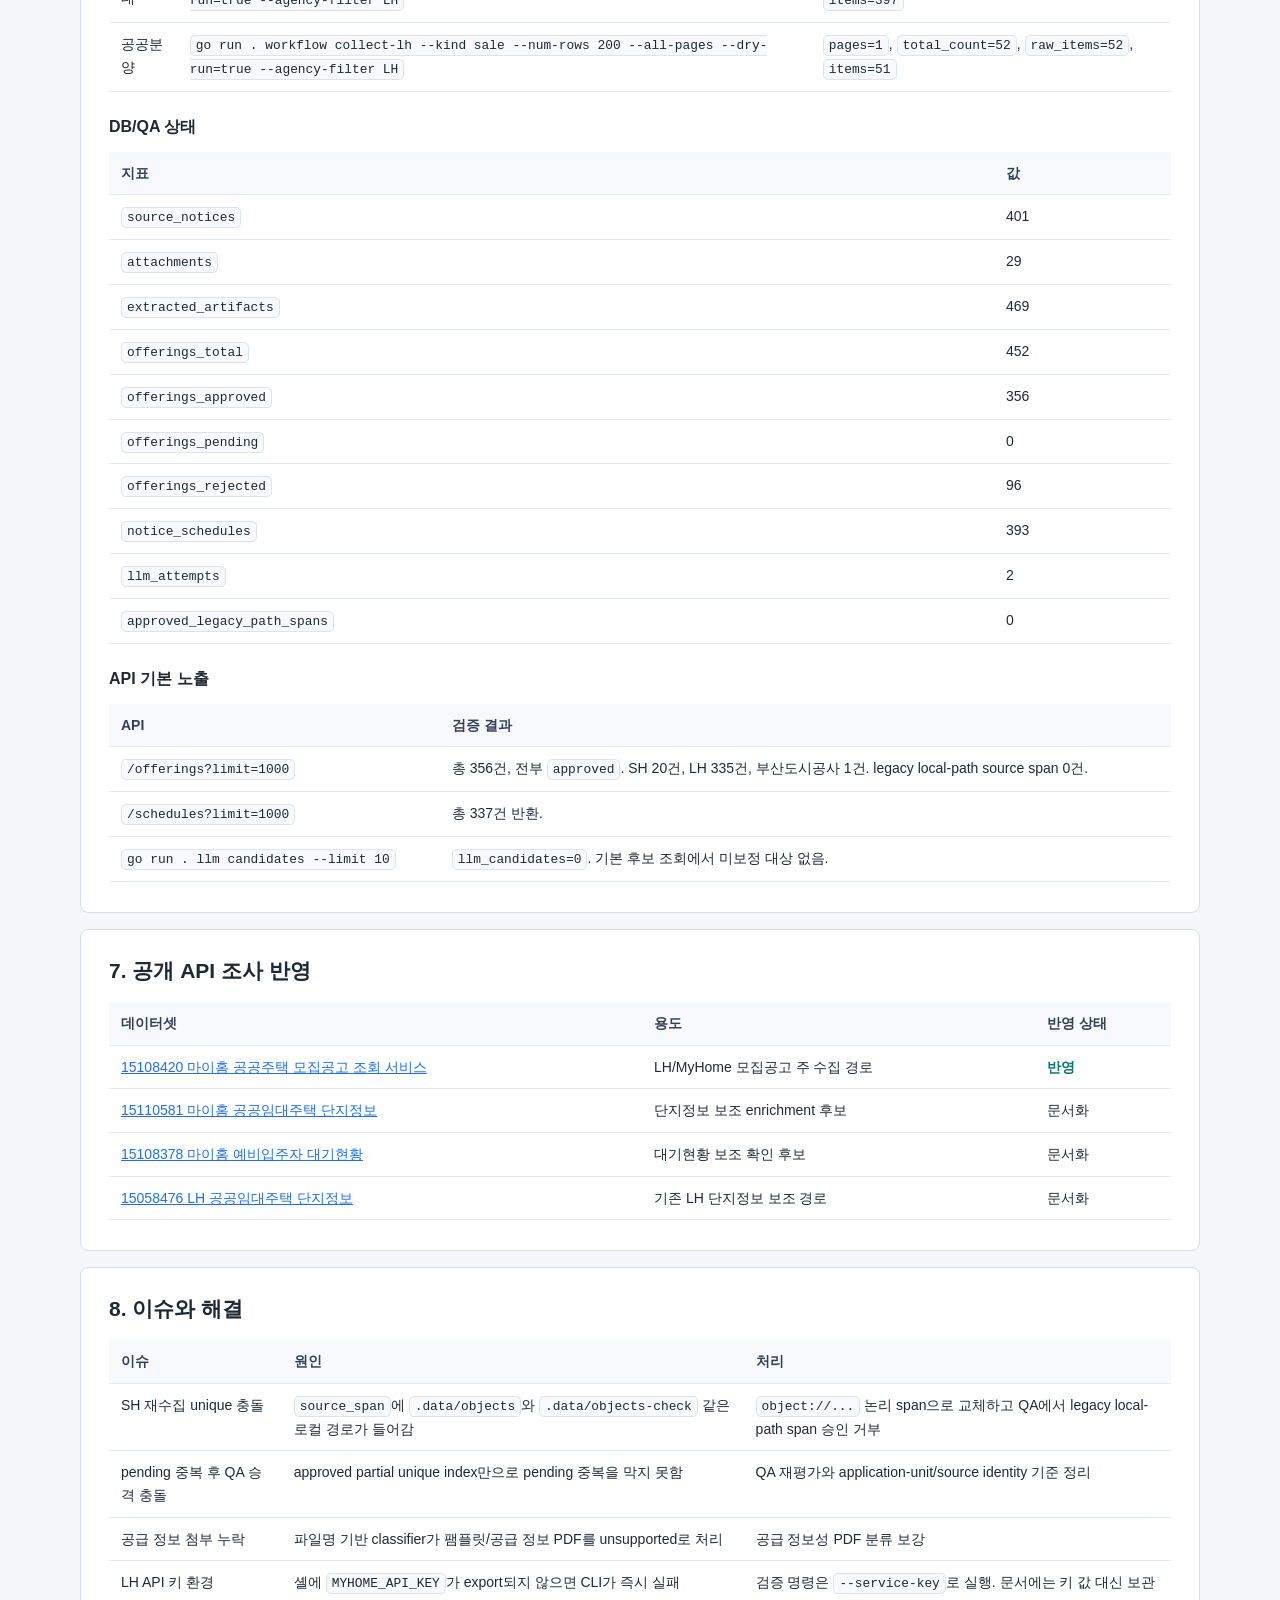
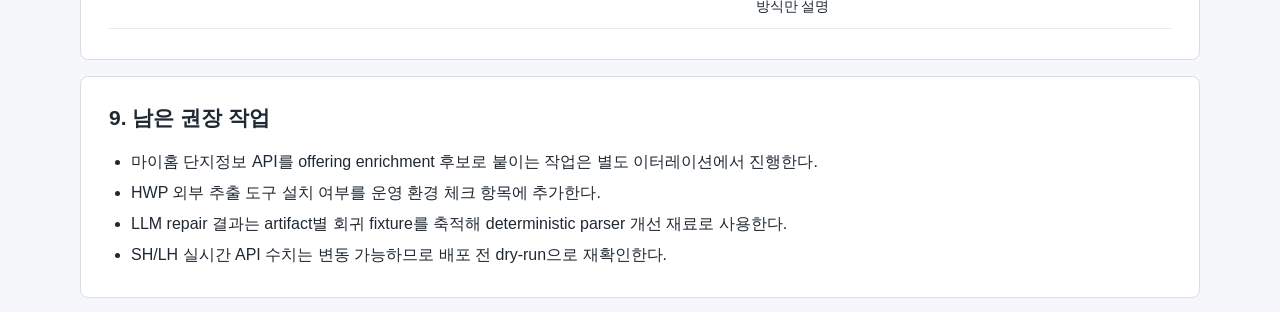
<file: docs/normalized-pipeline-report-2026-05-20.html>
<!doctype html>
<html lang="ko">
<head>
  <meta charset="utf-8">
  <meta name="viewport" content="width=device-width, initial-scale=1">
  <title>HIC SH/LH 정제 수집 파이프라인 개선 보고서</title>
  <style>
    :root {
      color-scheme: light;
      --ink: #1f2933;
      --muted: #5f6f7f;
      --line: #d7dee7;
      --paper: #ffffff;
      --band: #f5f7fa;
      --accent: #1f6feb;
      --accent-soft: #e9f2ff;
      --ok: #0f766e;
      --warn: #9a6700;
      --bad: #b42318;
    }
    * {
      box-sizing: border-box;
    }
    body {
      margin: 0;
      background: var(--band);
      color: var(--ink);
      font-family: -apple-system, BlinkMacSystemFont, "Segoe UI", sans-serif;
      line-height: 1.62;
    }
    main {
      width: min(1120px, calc(100% - 40px));
      margin: 0 auto;
      padding: 40px 0 56px;
    }
    header {
      background: var(--paper);
      border: 1px solid var(--line);
      border-radius: 8px;
      padding: 28px 32px;
      margin-bottom: 18px;
    }
    h1 {
      margin: 0 0 10px;
      font-size: 30px;
      line-height: 1.25;
      letter-spacing: 0;
    }
    h2 {
      margin: 0 0 14px;
      font-size: 21px;
      letter-spacing: 0;
    }
    h3 {
      margin: 22px 0 8px;
      font-size: 16px;
      letter-spacing: 0;
    }
    p {
      margin: 0 0 12px;
    }
    a {
      color: var(--accent);
    }
    code {
      padding: 2px 5px;
      border: 1px solid #dbe4ee;
      border-radius: 5px;
      background: #f7f9fc;
      font-family: ui-monospace, SFMono-Regular, Menlo, Consolas, monospace;
      font-size: 0.92em;
    }
    pre {
      overflow-x: auto;
      padding: 14px 16px;
      border: 1px solid #dbe4ee;
      border-radius: 8px;
      background: #0f172a;
      color: #e5edf7;
      font-size: 13px;
      line-height: 1.5;
    }
    section {
      background: var(--paper);
      border: 1px solid var(--line);
      border-radius: 8px;
      padding: 24px 28px;
      margin-top: 16px;
    }
    table {
      width: 100%;
      border-collapse: collapse;
      margin: 12px 0 6px;
      font-size: 14px;
    }
    th,
    td {
      padding: 10px 12px;
      border-bottom: 1px solid #e5ebf2;
      vertical-align: top;
      text-align: left;
    }
    th {
      background: #f7f9fc;
      color: #344054;
      font-weight: 700;
    }
    ul {
      margin: 8px 0 0;
      padding-left: 22px;
    }
    li {
      margin: 5px 0;
    }
    .meta {
      display: flex;
      flex-wrap: wrap;
      gap: 8px;
      margin-top: 16px;
    }
    .pill {
      display: inline-flex;
      align-items: center;
      min-height: 28px;
      padding: 3px 10px;
      border: 1px solid #c8d7ea;
      border-radius: 999px;
      background: var(--accent-soft);
      color: #174b87;
      font-size: 13px;
      font-weight: 650;
    }
    .status-grid {
      display: grid;
      grid-template-columns: repeat(4, minmax(0, 1fr));
      gap: 12px;
      margin-top: 18px;
    }
    .metric {
      border: 1px solid #dbe4ee;
      border-radius: 8px;
      padding: 14px 16px;
      background: #fbfdff;
    }
    .metric strong {
      display: block;
      font-size: 26px;
      line-height: 1.15;
      color: #102a43;
    }
    .metric span {
      display: block;
      margin-top: 5px;
      color: var(--muted);
      font-size: 13px;
    }
    .ok {
      color: var(--ok);
      font-weight: 700;
    }
    .warn {
      color: var(--warn);
      font-weight: 700;
    }
    .bad {
      color: var(--bad);
      font-weight: 700;
    }
    .note {
      border-left: 4px solid var(--accent);
      padding: 10px 12px;
      background: #f6faff;
      color: #2d4059;
    }
    .flow {
      display: grid;
      grid-template-columns: repeat(5, minmax(0, 1fr));
      gap: 8px;
      margin-top: 12px;
    }
    .step {
      min-height: 72px;
      border: 1px solid #cfd8e3;
      border-radius: 8px;
      padding: 10px;
      background: #fbfdff;
      font-size: 13px;
    }
    .step b {
      display: block;
      margin-bottom: 4px;
      color: #243b53;
    }
    @media (max-width: 840px) {
      main {
        width: min(100% - 24px, 1120px);
        padding-top: 20px;
      }
      header,
      section {
        padding: 20px;
      }
      .status-grid,
      .flow {
        grid-template-columns: 1fr 1fr;
      }
    }
    @media (max-width: 560px) {
      .status-grid,
      .flow {
        grid-template-columns: 1fr;
      }
    }
  </style>
</head>
<body>
  <main>
    <header>
      <h1>HIC SH/LH 정제 수집 파이프라인 개선 보고서</h1>
      <p>
        <strong>프로젝트:</strong> <code>/Users/hgkim/workspace/hic</code><br>
        <strong>작성일:</strong> 2026-05-20<br>
        <strong>작업 유형:</strong> 기능개발, 버그수정, 구조 개선
      </p>
      <div class="meta">
        <span class="pill">Offering 중심 정규화</span>
        <span class="pill">SH idempotency 수정</span>
        <span class="pill">LH/MyHome 독립 수집</span>
        <span class="pill">QA-approved 기본 노출</span>
        <span class="pill">LLM repair 최대 1,500회</span>
      </div>
    </header>

    <section>
      <h2>1. 요약</h2>
      <p>
        SH와 LH 모두 최종 산출물을 공고 원문 덤프가 아니라 QA 가능한 정제 데이터로 수렴하도록 개선했다.
        최종 저장 단위는 신청 가능한 단위인 <code>Offering</code>이며, 동호수가 공개되지 않는 모집 방식도 처리할 수 있도록
        <code>unit_no</code>는 nullable 전제로 유지했다.
      </p>
      <div class="status-grid">
        <div class="metric">
          <strong>356</strong>
          <span>QA-approved offerings</span>
        </div>
        <div class="metric">
          <strong>393</strong>
          <span>notice schedules</span>
        </div>
        <div class="metric">
          <strong>0</strong>
          <span>approved legacy local-path source spans</span>
        </div>
        <div class="metric">
          <strong>0</strong>
          <span>pending offerings after QA</span>
        </div>
      </div>
    </section>

    <section>
      <h2>2. 배경</h2>
      <ul>
        <li>기존 SH 수집은 재수집 시 <code>source_span</code>에 로컬 object root 경로가 들어가 idempotency가 깨졌다.</li>
        <li>동일 공고/첨부에서 approved 15건과 pending 15건이 같은 신청 단위로 중복되어 QA 승격 시 unique 충돌이 발생했다.</li>
        <li>PDF 추출은 일부 하드코딩 패턴에 치우쳐 있었고, HTML/HWP/HWPX 첨부 및 미리보기 보존 흐름이 부족했다.</li>
        <li>LH는 SH 게시판과 별개로 MyHome OpenAPI 기반의 독립 수집 경로가 필요했다.</li>
        <li>Serving/API 기본 노출은 raw archive가 아니라 QA-approved normalized offerings만 대상으로 해야 했다.</li>
      </ul>
    </section>

    <section>
      <h2>3. 목표 모델</h2>
      <div class="flow">
        <div class="step">
          <b>원본 보존</b>
          공고/첨부를 object storage 인터페이스로 저장
        </div>
        <div class="step">
          <b>Artifact 추출</b>
          PDF, XLSX, HTML, HWPX, HWP 기계 추출
        </div>
        <div class="step">
          <b>정규화</b>
          신청 가능한 단위인 Offering과 schedule 생성
        </div>
        <div class="step">
          <b>LLM 보정</b>
          deterministic parser 실패 구간만 repair
        </div>
        <div class="step">
          <b>QA 승인</b>
          approved 데이터만 serving/API 기본 노출
        </div>
      </div>
      <p class="note">
        <code>source_span</code>은 <code>object://...</code> 또는 <code>myhome://...</code> 같은 논리 원천 식별자를 사용한다.
        <code>.data/...</code> 등 로컬 경로 기반 span은 QA-approved로 승격하지 않는다.
      </p>
    </section>

    <section>
      <h2>4. 구현 내역</h2>
      <h3>SH 파이프라인</h3>
      <ul>
        <li>첨부 원본과 preview HTML을 보존하고, 추출 artifact의 source span을 object key 기반으로 안정화했다.</li>
        <li>공급 주택 팸플릿처럼 파일명만으로 누락되던 공급 정보성 PDF를 <code>notice_pdf</code> 계열로 분류하도록 보강했다.</li>
        <li>PDF/XLSX artifact 재처리 시 같은 입력에서 중복 offering이 승인되지 않도록 QA와 upsert 기준을 정리했다.</li>
        <li>SH 본문/첨부에서 신청기간을 schedule 테이블로 구조화하는 경로를 추가했다.</li>
      </ul>

      <h3>LH/MyHome 파이프라인</h3>
      <ul>
        <li><code>rsdtRcritNtcList</code>와 <code>ltRsdtRcritNtcList</code>를 사용하는 독립 수집 명령을 추가했다.</li>
        <li><code>pblancId</code>, <code>suplyInsttNm</code>, <code>suplyTyNm</code>, <code>fullAdres</code>, <code>hsmpNm</code>, <code>sumSuplyCo</code>, <code>rentGtn</code>, <code>mtRntchrg</code>, <code>beginDe</code>, <code>endDe</code>를 offerings/schedules에 매핑했다.</li>
        <li>기관 필터는 응답 필드 <code>suplyInsttNm</code> 기준으로 클라이언트에서 적용한다.</li>
        <li>최신 공개 수집 경로는 공공데이터포털 MyHome 모집공고 API를 주 경로로, MyHome 단지정보/예비입주자 API를 보조 경로로 정리했다.</li>
      </ul>

      <h3>추출 및 LLM</h3>
      <ul>
        <li>HTML preview, HWPX zip/xml text, HWP 외부 도구 기반 추출 및 <code>hwp_unsupported</code> fallback을 추가했다.</li>
        <li>LLM repair는 <code>.env</code> 키를 사용하고, 전체 시도 횟수는 최대 1,500회로 제한했다.</li>
        <li>LLM 결과가 한 artifact에서 여러 offering을 생성할 때 <code>#llm_item=N</code> suffix로 source span 충돌을 방지했다.</li>
        <li><code>llm candidates</code> 기본 조회는 이미 approved offering이 있는 공고를 제외한다.</li>
      </ul>

      <h3>API/QA</h3>
      <ul>
        <li><code>/offerings</code> 기본 응답은 <code>qa_status=approved</code>만 반환한다.</li>
        <li><code>/schedules</code> API를 추가하고, approved offering이 있는 공고의 일정만 노출한다.</li>
        <li>QA 승격은 pending뿐 아니라 전체 record를 다시 평가해 stale approved 상태를 남기지 않도록 했다.</li>
      </ul>
    </section>

    <section>
      <h2>5. 주요 변경 파일</h2>
      <table>
        <thead>
          <tr>
            <th>영역</th>
            <th>파일</th>
            <th>내용</th>
          </tr>
        </thead>
        <tbody>
          <tr>
            <td>CLI/Workflow</td>
            <td><code>pkg/cli/root.go</code>, <code>pkg/workflow/collect.go</code>, <code>pkg/workflow/extract.go</code></td>
            <td>SH/LH collect, extract, LLM, QA 명령 연결</td>
          </tr>
          <tr>
            <td>Discovery</td>
            <td><code>pkg/discovery/myhome.go</code>, <code>pkg/discovery/myhome_options.go</code>, <code>pkg/discovery/policy.go</code></td>
            <td>MyHome API 수집, 필터, 재시도, 모집공고 정책</td>
          </tr>
          <tr>
            <td>Extraction</td>
            <td><code>pkg/extraction/*.go</code></td>
            <td>PDF/XLSX/HTML/HWPX/HWP 추출과 stable source span</td>
          </tr>
          <tr>
            <td>Normalize</td>
            <td><code>pkg/normalize/*.go</code></td>
            <td>Offering, MyHome, schedule, LLM 결과 정규화</td>
          </tr>
          <tr>
            <td>Persistence/API</td>
            <td><code>pkg/persistence/*</code>, <code>schema/schema.sql</code>, <code>pkg/api/server.go</code></td>
            <td>QA/upsert/index/schedule/API 조회 모델</td>
          </tr>
          <tr>
            <td>Docs</td>
            <td><code>README.md</code>, <code>docs/AI_HANDOFF.md</code>, <code>docs/architecture-redesign.md</code>, <code>LH_API.md</code></td>
            <td>현재 파이프라인, 명령, 검증 수치, LH API 경로 반영</td>
          </tr>
        </tbody>
      </table>
    </section>

    <section>
      <h2>6. 검증 결과</h2>
      <h3>테스트</h3>
      <pre><code>go test ./...

?    hic                         [no test files]
ok   hic/pkg/api                 (cached)
ok   hic/pkg/cli                 (cached)
ok   hic/pkg/discovery           (cached)
ok   hic/pkg/extraction          (cached)
ok   hic/pkg/global              (cached)
ok   hic/pkg/llm                 (cached)
ok   hic/pkg/normalize           (cached)
ok   hic/pkg/persistence         (cached)
?    hic/pkg/persistence/db      [no test files]
ok   hic/pkg/workflow            (cached)</code></pre>

      <h3>SH 재수집 충돌 재현 조건</h3>
      <table>
        <thead>
          <tr>
            <th>명령</th>
            <th>결과</th>
          </tr>
        </thead>
        <tbody>
          <tr>
            <td><code>go run . workflow collect-sh --board rental --pages 1 --dry-run=false --preserve-attachments --max-age-days 0 --skip-existing=false --object-root .data/objects-check</code></td>
            <td><span class="ok">성공</span>. <code>downloaded=11</code>, <code>upserted_artifacts=30</code>, <code>upserted_offerings=15</code>, unique 충돌 없음</td>
          </tr>
        </tbody>
      </table>

      <h3>LH 최신 dry-run</h3>
      <table>
        <thead>
          <tr>
            <th>종류</th>
            <th>명령</th>
            <th>검증 수치</th>
          </tr>
        </thead>
        <tbody>
          <tr>
            <td>공공임대</td>
            <td><code>go run . workflow collect-lh --kind rental --num-rows 200 --all-pages --dry-run=true --agency-filter LH</code></td>
            <td><code>pages=3</code>, <code>total_count=418</code>, <code>raw_items=418</code>, <code>items=397</code></td>
          </tr>
          <tr>
            <td>공공분양</td>
            <td><code>go run . workflow collect-lh --kind sale --num-rows 200 --all-pages --dry-run=true --agency-filter LH</code></td>
            <td><code>pages=1</code>, <code>total_count=52</code>, <code>raw_items=52</code>, <code>items=51</code></td>
          </tr>
        </tbody>
      </table>

      <h3>DB/QA 상태</h3>
      <table>
        <thead>
          <tr>
            <th>지표</th>
            <th>값</th>
          </tr>
        </thead>
        <tbody>
          <tr><td><code>source_notices</code></td><td>401</td></tr>
          <tr><td><code>attachments</code></td><td>29</td></tr>
          <tr><td><code>extracted_artifacts</code></td><td>469</td></tr>
          <tr><td><code>offerings_total</code></td><td>452</td></tr>
          <tr><td><code>offerings_approved</code></td><td>356</td></tr>
          <tr><td><code>offerings_pending</code></td><td>0</td></tr>
          <tr><td><code>offerings_rejected</code></td><td>96</td></tr>
          <tr><td><code>notice_schedules</code></td><td>393</td></tr>
          <tr><td><code>llm_attempts</code></td><td>2</td></tr>
          <tr><td><code>approved_legacy_path_spans</code></td><td>0</td></tr>
        </tbody>
      </table>

      <h3>API 기본 노출</h3>
      <table>
        <thead>
          <tr>
            <th>API</th>
            <th>검증 결과</th>
          </tr>
        </thead>
        <tbody>
          <tr>
            <td><code>/offerings?limit=1000</code></td>
            <td>총 356건, 전부 <code>approved</code>. SH 20건, LH 335건, 부산도시공사 1건. legacy local-path source span 0건.</td>
          </tr>
          <tr>
            <td><code>/schedules?limit=1000</code></td>
            <td>총 337건 반환.</td>
          </tr>
          <tr>
            <td><code>go run . llm candidates --limit 10</code></td>
            <td><code>llm_candidates=0</code>. 기본 후보 조회에서 미보정 대상 없음.</td>
          </tr>
        </tbody>
      </table>
    </section>

    <section>
      <h2>7. 공개 API 조사 반영</h2>
      <table>
        <thead>
          <tr>
            <th>데이터셋</th>
            <th>용도</th>
            <th>반영 상태</th>
          </tr>
        </thead>
        <tbody>
          <tr>
            <td><a href="https://www.data.go.kr/data/15108420/openapi.do">15108420 마이홈 공공주택 모집공고 조회 서비스</a></td>
            <td>LH/MyHome 모집공고 주 수집 경로</td>
            <td><span class="ok">반영</span></td>
          </tr>
          <tr>
            <td><a href="https://www.data.go.kr/data/15110581/openapi.do">15110581 마이홈 공공임대주택 단지정보</a></td>
            <td>단지정보 보조 enrichment 후보</td>
            <td>문서화</td>
          </tr>
          <tr>
            <td><a href="https://www.data.go.kr/data/15108378/openapi.do">15108378 마이홈 예비입주자 대기현황</a></td>
            <td>대기현황 보조 확인 후보</td>
            <td>문서화</td>
          </tr>
          <tr>
            <td><a href="https://www.data.go.kr/data/15058476/openapi.do">15058476 LH 공공임대주택 단지정보</a></td>
            <td>기존 LH 단지정보 보조 경로</td>
            <td>문서화</td>
          </tr>
        </tbody>
      </table>
    </section>

    <section>
      <h2>8. 이슈와 해결</h2>
      <table>
        <thead>
          <tr>
            <th>이슈</th>
            <th>원인</th>
            <th>처리</th>
          </tr>
        </thead>
        <tbody>
          <tr>
            <td>SH 재수집 unique 충돌</td>
            <td><code>source_span</code>에 <code>.data/objects</code>와 <code>.data/objects-check</code> 같은 로컬 경로가 들어감</td>
            <td><code>object://...</code> 논리 span으로 교체하고 QA에서 legacy local-path span 승인 거부</td>
          </tr>
          <tr>
            <td>pending 중복 후 QA 승격 충돌</td>
            <td>approved partial unique index만으로 pending 중복을 막지 못함</td>
            <td>QA 재평가와 application-unit/source identity 기준 정리</td>
          </tr>
          <tr>
            <td>공급 정보 첨부 누락</td>
            <td>파일명 기반 classifier가 팸플릿/공급 정보 PDF를 unsupported로 처리</td>
            <td>공급 정보성 PDF 분류 보강</td>
          </tr>
          <tr>
            <td>LH API 키 환경</td>
            <td>셸에 <code>MYHOME_API_KEY</code>가 export되지 않으면 CLI가 즉시 실패</td>
            <td>검증 명령은 <code>--service-key</code>로 실행. 문서에는 키 값 대신 보관 방식만 설명</td>
          </tr>
        </tbody>
      </table>
    </section>

    <section>
      <h2>9. 남은 권장 작업</h2>
      <ul>
        <li>마이홈 단지정보 API를 offering enrichment 후보로 붙이는 작업은 별도 이터레이션에서 진행한다.</li>
        <li>HWP 외부 추출 도구 설치 여부를 운영 환경 체크 항목에 추가한다.</li>
        <li>LLM repair 결과는 artifact별 회귀 fixture를 축적해 deterministic parser 개선 재료로 사용한다.</li>
        <li>SH/LH 실시간 API 수치는 변동 가능하므로 배포 전 dry-run으로 재확인한다.</li>
      </ul>
    </section>
  </main>
</body>
</html>
</file>
